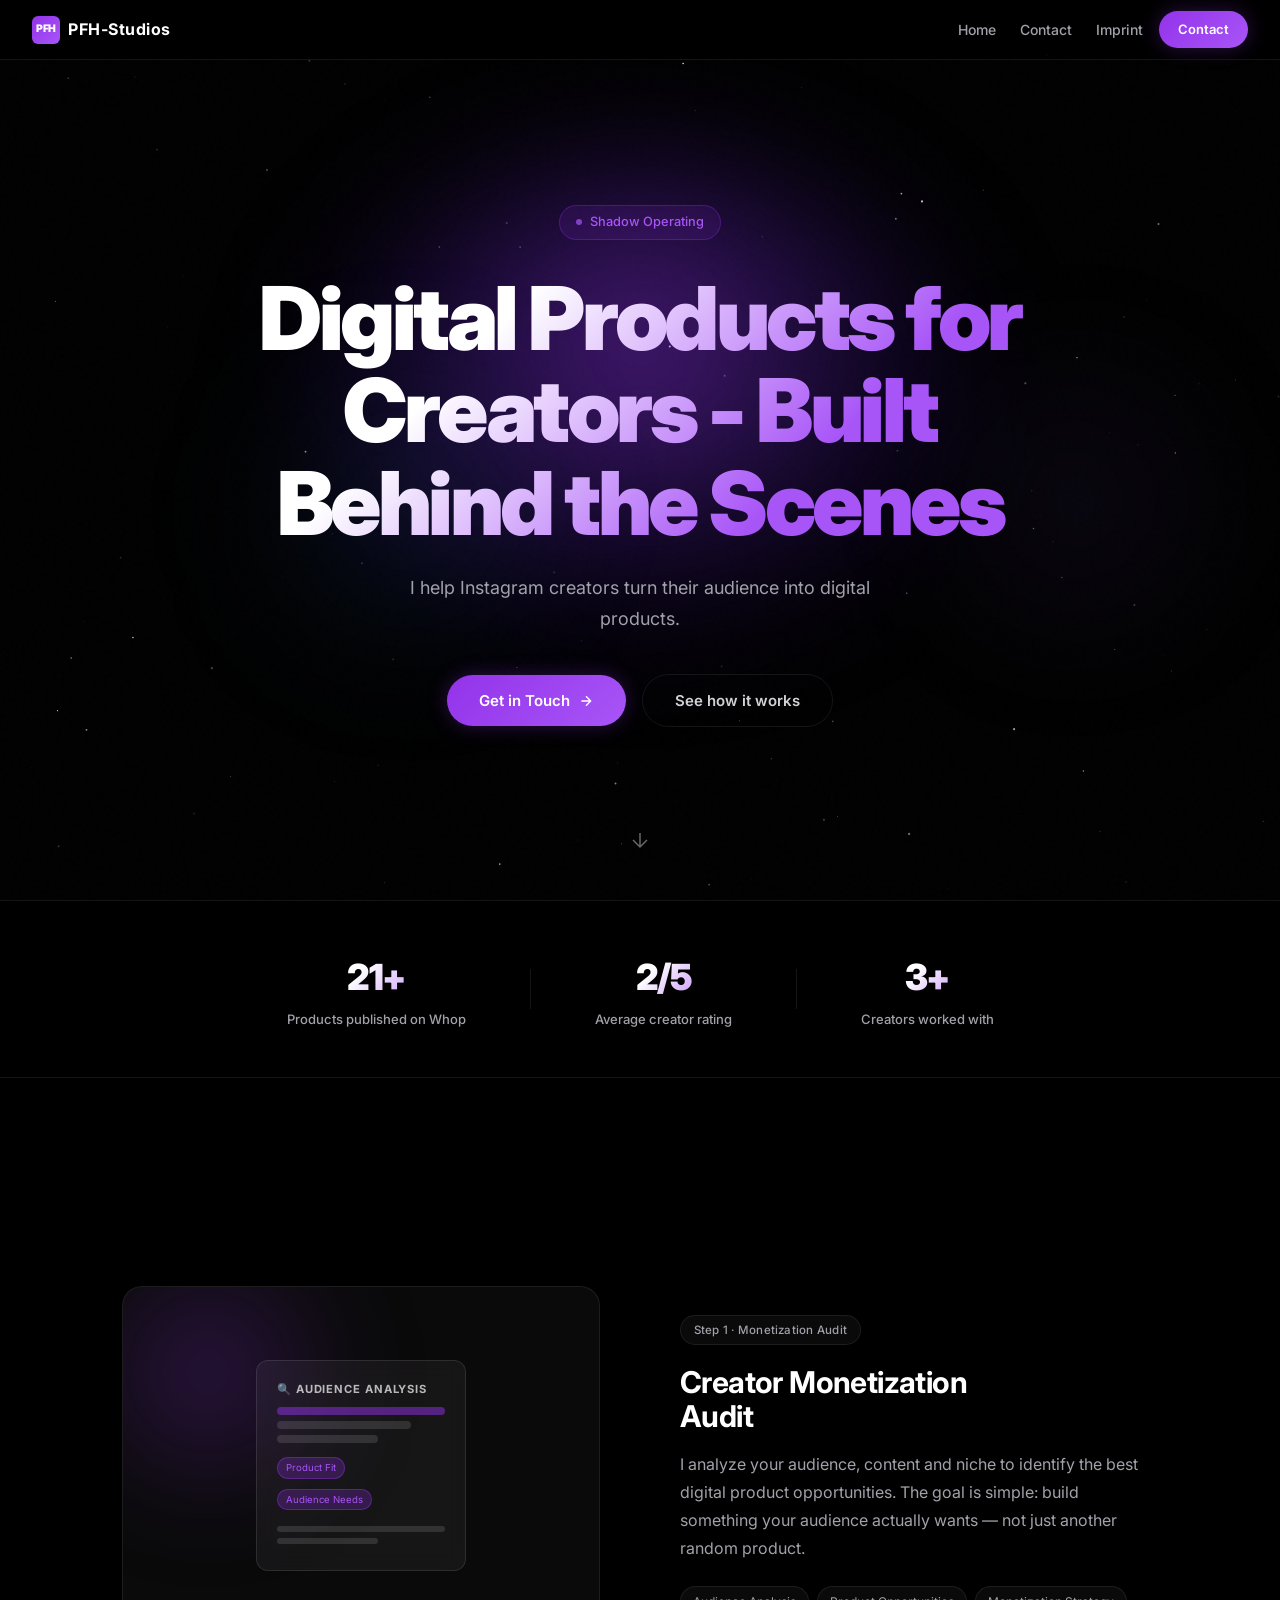
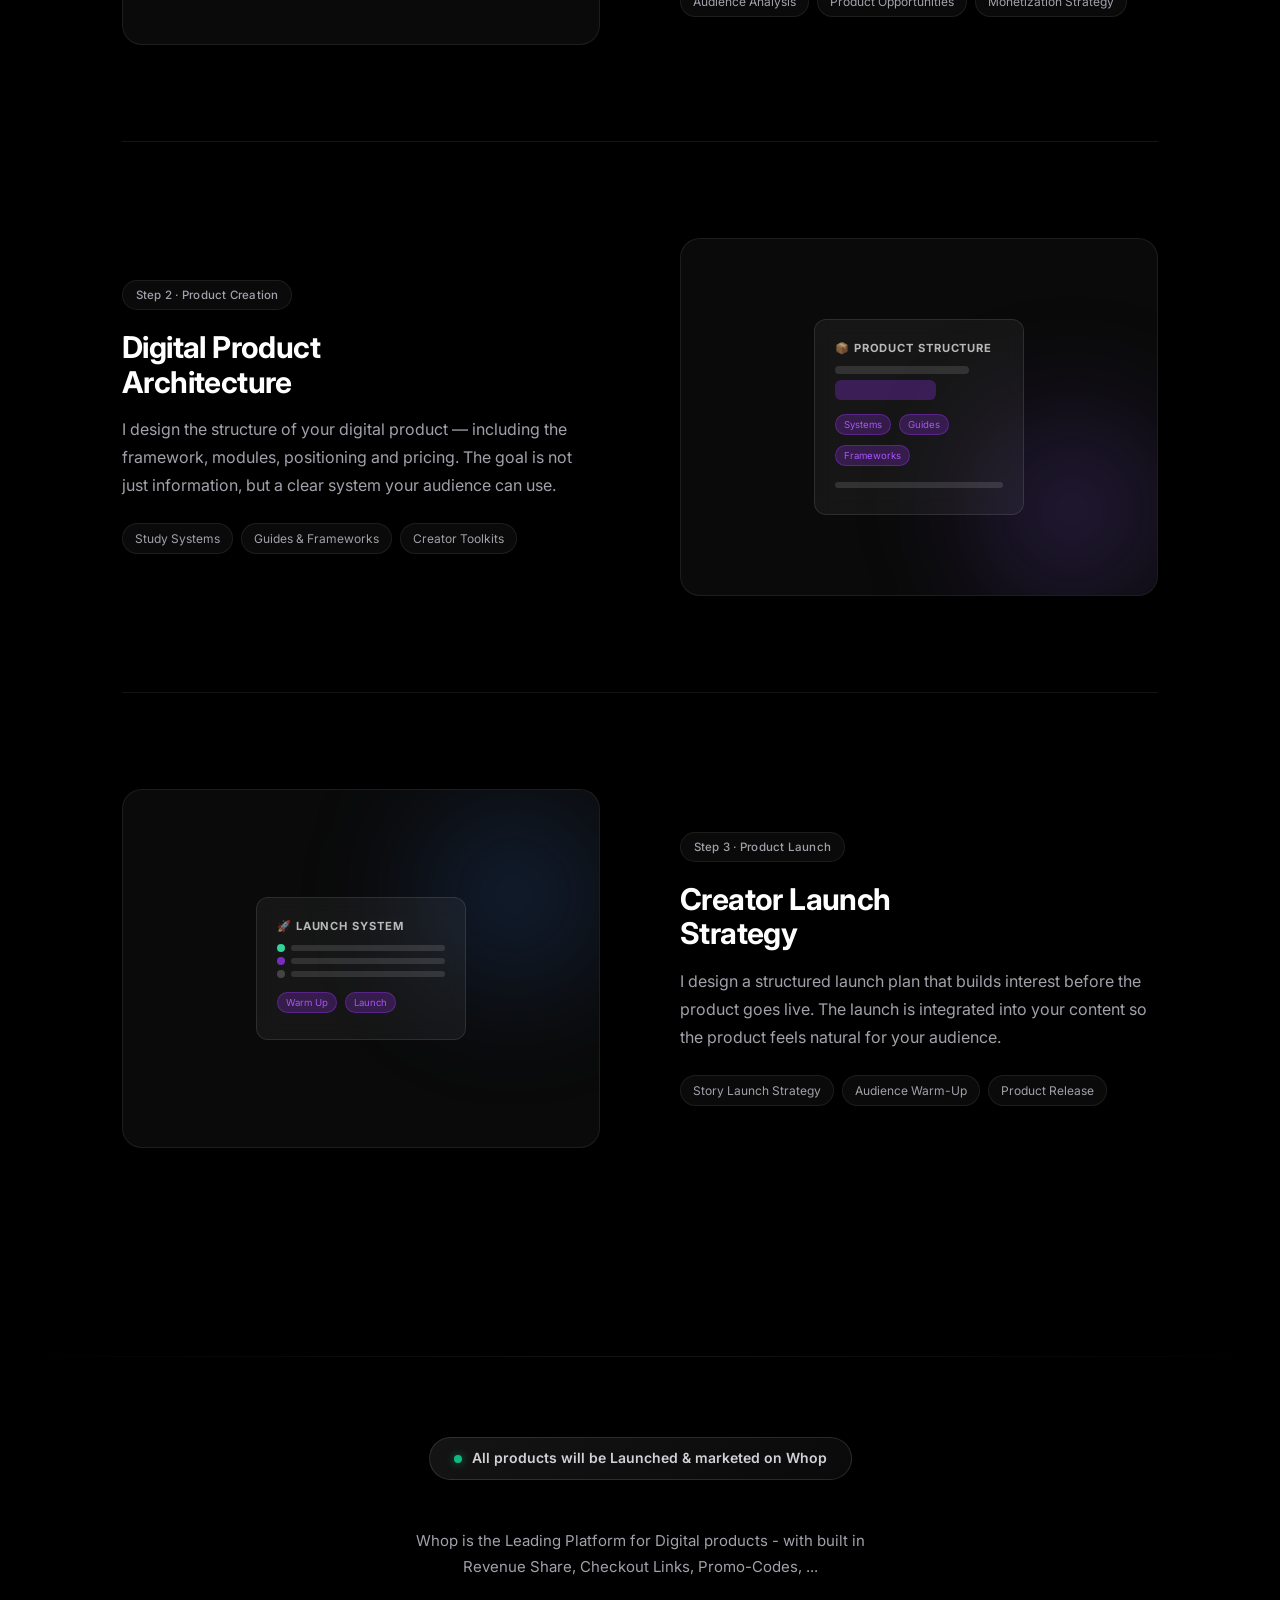
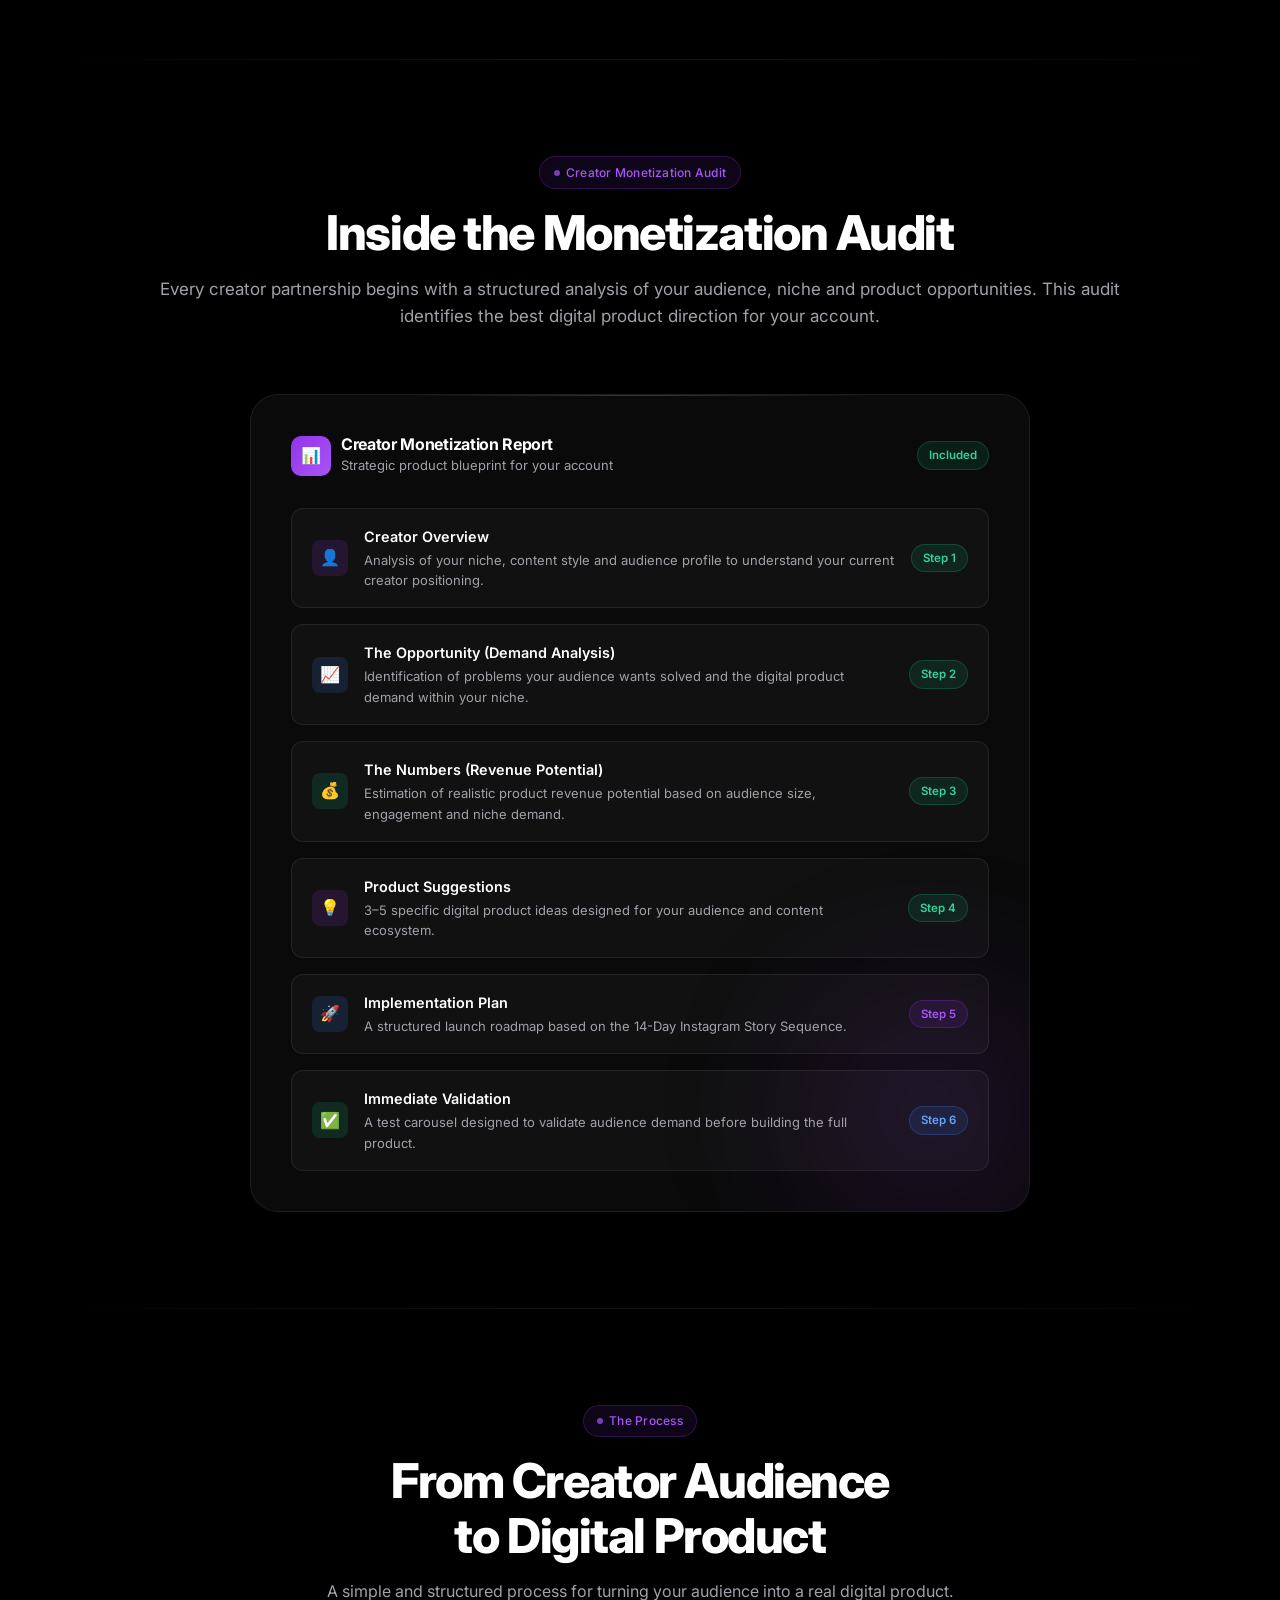
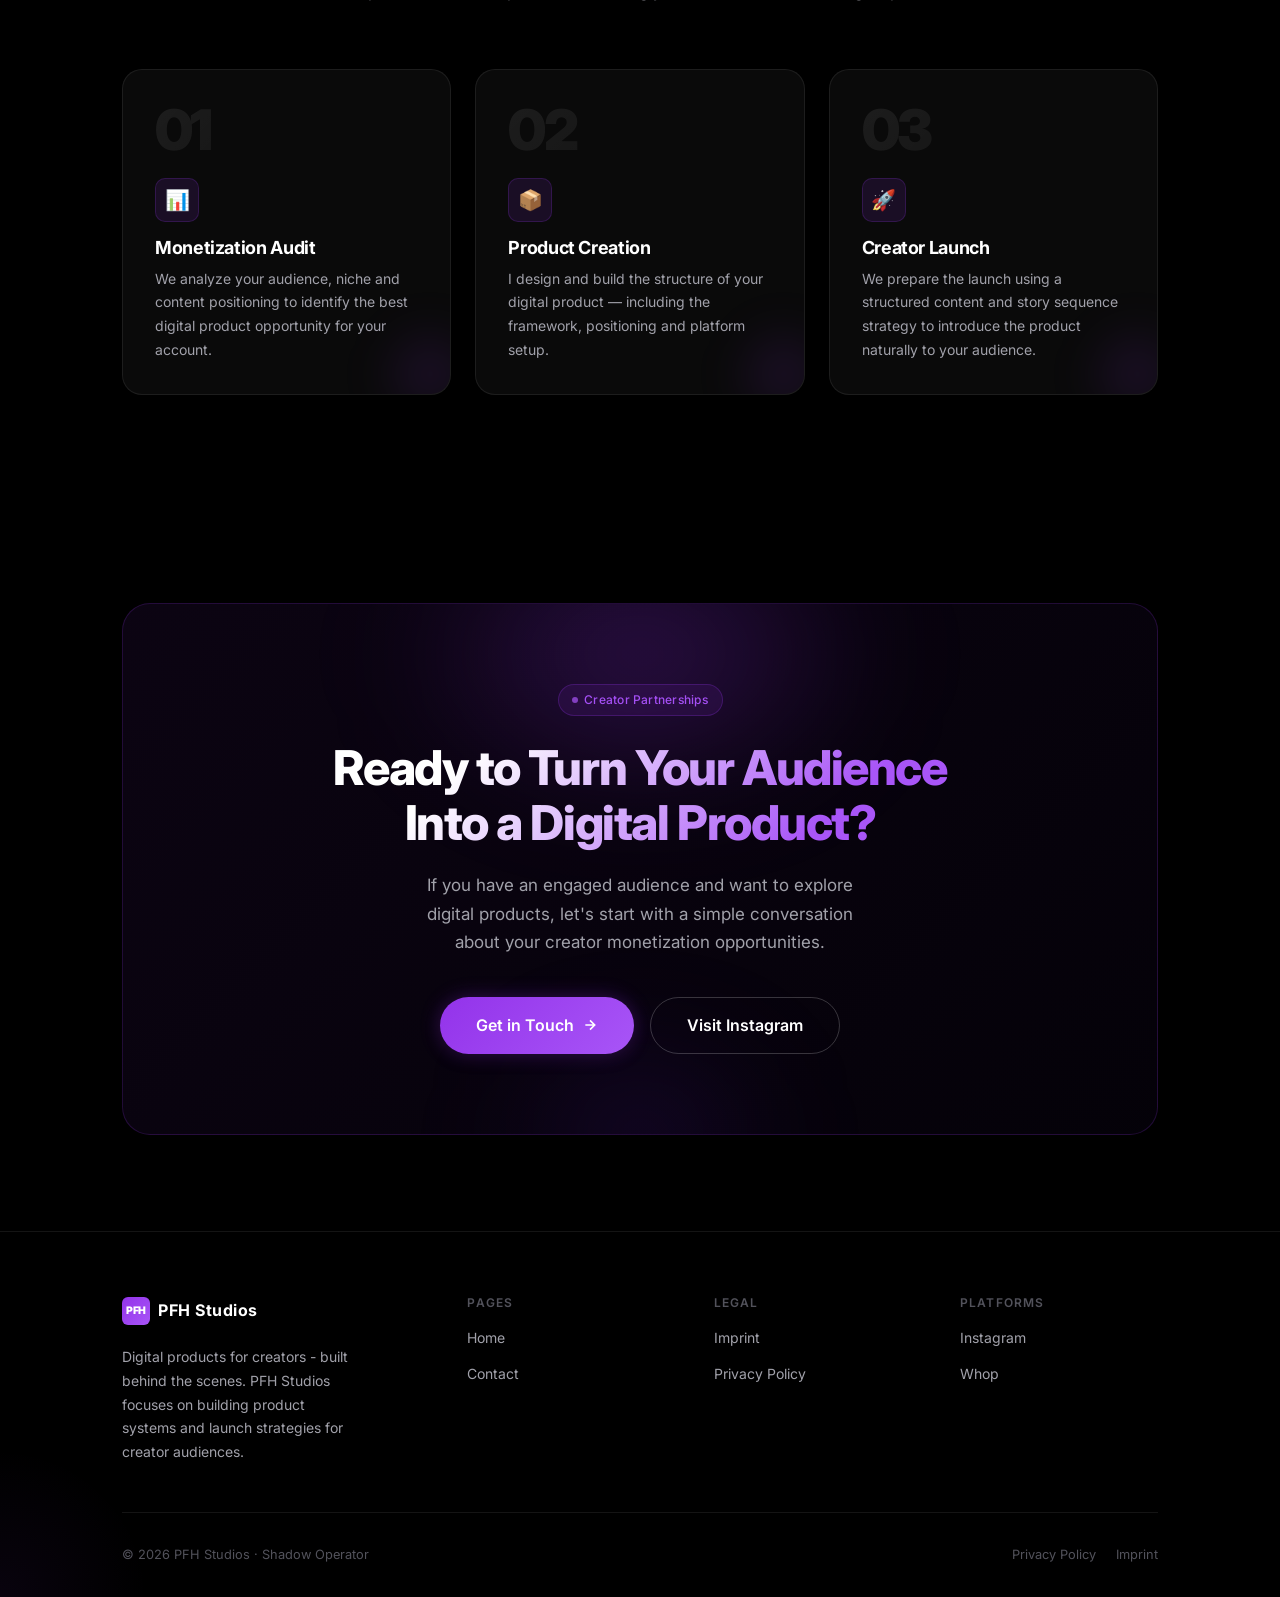
<file: index.html>
<!DOCTYPE html>
<html lang="de">

<head>
    <meta charset="UTF-8" />
    <meta name="viewport" content="width=device-width, initial-scale=1.0" />
    <title>PFH Studios — Shadow Operating for Creators</title>
    <meta name="description"
        content="Shadow Operating for Instagram Creators. Custom monetization audits, digital product architecture and launch strategy — built specifically for your audience on Whop." />
    <meta name="robots" content="index, follow" />
    <meta property="og:title" content="PFH Studios — Shadow Operating for Creators" />
    <meta property="og:description"
        content="I build, launch, and market digital products for Instagram Creators — behind the scenes, fully done-for-you." />
    <meta property="og:type" content="website" />
    <link rel="stylesheet" href="styles.css" />
    <style>
        /* ===== HERO ===== */
        .hero {
            min-height: 100vh;
            display: flex;
            flex-direction: column;
            align-items: center;
            justify-content: center;
            text-align: center;
            padding: 7rem 2rem 5rem;
            position: relative;
            overflow: hidden;
            z-index: 2;
        }

        .hero-nebula {
            position: absolute;
            top: 50%;
            left: 50%;
            transform: translate(-50%, -60%);
            width: 700px;
            height: 500px;
            border-radius: 50%;
            background: radial-gradient(ellipse at 50% 40%,
                    rgba(147, 51, 234, 0.55) 0%,
                    rgba(109, 40, 217, 0.3) 30%,
                    rgba(67, 20, 180, 0.1) 60%,
                    transparent 75%);
            filter: blur(60px);
            animation: nebula-breathe 6s ease-in-out infinite;
        }

        .hero-nebula-secondary {
            position: absolute;
            top: 40%;
            left: 20%;
            width: 300px;
            height: 300px;
            background: radial-gradient(circle, rgba(59, 130, 246, 0.18) 0%, transparent 70%);
            filter: blur(80px);
            animation: nebula-drift 8s ease-in-out infinite alternate;
        }

        .hero-nebula-right {
            position: absolute;
            top: 40%;
            right: 5%;
            width: 280px;
            height: 280px;
            background: radial-gradient(circle, rgba(139, 92, 246, 0.15) 0%, transparent 70%);
            filter: blur(80px);
            animation: nebula-drift 10s ease-in-out infinite alternate-reverse;
        }

        @keyframes nebula-breathe {

            0%,
            100% {
                transform: translate(-50%, -60%) scale(1);
                opacity: 1;
            }

            50% {
                transform: translate(-50%, -60%) scale(1.08);
                opacity: 0.85;
            }
        }

        @keyframes nebula-drift {
            from {
                transform: translateY(0) scale(1);
            }

            to {
                transform: translateY(-20px) scale(1.05);
            }
        }

        .hero-badge {
            display: inline-flex;
            align-items: center;
            gap: 8px;
            padding: 0.4rem 1rem;
            background: rgba(147, 51, 234, 0.12);
            border: 1px solid rgba(147, 51, 234, 0.3);
            border-radius: 50px;
            font-size: 0.8rem;
            font-weight: 500;
            color: var(--purple-light);
            margin-bottom: 2rem;
            position: relative;
            z-index: 2;
            animation: fade-in-down 0.8s ease forwards;
        }

        @keyframes fade-in-down {
            from {
                opacity: 0;
                transform: translateY(-10px);
            }

            to {
                opacity: 1;
                transform: translateY(0);
            }
        }

        .hero h1 {
            font-size: clamp(2.8rem, 7vw, 5.5rem);
            font-weight: 900;
            line-height: 1.05;
            letter-spacing: -0.04em;
            max-width: 850px;
            position: relative;
            z-index: 2;
            animation: fade-in-up 0.9s ease 0.1s both;
        }

        .hero-subtitle {
            color: var(--gray-400);
            font-size: clamp(0.9375rem, 2vw, 1.125rem);
            line-height: 1.7;
            max-width: 500px;
            margin: 1.5rem auto 2.5rem;
            position: relative;
            z-index: 2;
            animation: fade-in-up 0.9s ease 0.25s both;
        }

        .hero-cta {
            display: flex;
            gap: 1rem;
            justify-content: center;
            align-items: center;
            flex-wrap: wrap;
            position: relative;
            z-index: 2;
            animation: fade-in-up 0.9s ease 0.4s both;
        }

        .hero-btn {
            padding: 0.85rem 2rem;
            font-size: 0.9375rem;
        }

        .hero-scroll {
            position: absolute;
            bottom: 2.5rem;
            left: 50%;
            transform: translateX(-50%);
            z-index: 2;
            animation: scroll-bounce 2s ease-in-out infinite;
        }

        .hero-scroll svg {
            opacity: 0.4;
        }

        @keyframes fade-in-up {
            from {
                opacity: 0;
                transform: translateY(25px);
            }

            to {
                opacity: 1;
                transform: translateY(0);
            }
        }

        @keyframes scroll-bounce {

            0%,
            100% {
                transform: translateX(-50%) translateY(0);
            }

            50% {
                transform: translateX(-50%) translateY(8px);
            }
        }

        /* ===== TRUST BAR ===== */
        .trust-bar {
            position: relative;
            z-index: 2;
            padding: 3rem 0;
            border-top: 1px solid var(--border);
            border-bottom: 1px solid var(--border);
        }

        .trust-bar-inner {
            display: flex;
            align-items: center;
            justify-content: center;
            gap: 4rem;
            flex-wrap: wrap;
        }

        .trust-item {
            text-align: center;
        }

        .trust-item .number {
            font-size: 2.25rem;
            font-weight: 900;
            letter-spacing: -0.04em;
            background: linear-gradient(135deg, #fff 40%, var(--purple-light) 100%);
            -webkit-background-clip: text;
            -webkit-text-fill-color: transparent;
            background-clip: text;
        }

        .trust-item p {
            color: var(--gray-400);
            font-size: 0.8125rem;
            font-weight: 500;
            margin-top: 2px;
        }

        .trust-divider {
            width: 1px;
            height: 40px;
            background: var(--border);
        }

        /* ===== SERVICES ===== */
        .services {
            position: relative;
            z-index: 2;
        }

        .service-block {
            display: grid;
            grid-template-columns: 1fr 1fr;
            gap: 5rem;
            align-items: center;
            padding: 6rem 0;
            border-bottom: 1px solid var(--border);
        }

        .service-block:last-child {
            border-bottom: none;
        }

        .service-block.reverse {
            direction: rtl;
        }

        .service-block.reverse>* {
            direction: ltr;
        }

        .service-visual {
            position: relative;
            border-radius: var(--radius-lg);
            overflow: hidden;
            aspect-ratio: 4/3;
            background: var(--surface);
            border: 1px solid var(--border);
        }

        .service-visual-inner {
            width: 100%;
            height: 100%;
            display: flex;
            align-items: center;
            justify-content: center;
            position: relative;
            overflow: hidden;
        }

        .service-visual .vis-glow {
            position: absolute;
            width: 250px;
            height: 250px;
            border-radius: 50%;
            filter: blur(60px);
        }

        .vis-purple {
            background: radial-gradient(circle, rgba(147, 51, 234, 0.4) 0%, transparent 70%);
        }

        .vis-blue {
            background: radial-gradient(circle, rgba(59, 130, 246, 0.3) 0%, transparent 70%);
        }

        .vis-violet {
            background: radial-gradient(circle, rgba(139, 92, 246, 0.35) 0%, transparent 70%);
        }

        /* Audit card mockups inside visuals */
        .audit-card-mock {
            background: rgba(255, 255, 255, 0.05);
            border: 1px solid rgba(255, 255, 255, 0.1);
            border-radius: 12px;
            padding: 1.25rem;
            width: 210px;
            position: relative;
            z-index: 2;
            backdrop-filter: blur(10px);
        }

        .audit-card-mock .mock-row {
            height: 8px;
            border-radius: 4px;
            background: rgba(255, 255, 255, 0.12);
            margin-bottom: 6px;
        }

        .audit-card-mock .mock-row.short {
            width: 60%;
        }

        .audit-card-mock .mock-row.medium {
            width: 80%;
        }

        .audit-card-mock .mock-row.purple {
            background: rgba(147, 51, 234, 0.5);
        }

        .audit-card-mock .mock-title {
            font-size: 0.7rem;
            font-weight: 700;
            color: rgba(255, 255, 255, 0.7);
            margin-bottom: 8px;
            text-transform: uppercase;
            letter-spacing: 0.08em;
        }

        .audit-card-mock .mock-chip {
            display: inline-block;
            padding: 2px 8px;
            background: rgba(147, 51, 234, 0.25);
            border: 1px solid rgba(147, 51, 234, 0.4);
            border-radius: 20px;
            font-size: 0.6rem;
            color: var(--purple-light);
            margin-right: 4px;
            margin-bottom: 6px;
        }

        .service-content {}

        .service-label {
            display: inline-flex;
            align-items: center;
            gap: 6px;
            padding: 0.3rem 0.8rem;
            background: var(--surface);
            border: 1px solid var(--border);
            border-radius: 50px;
            font-size: 0.72rem;
            font-weight: 500;
            color: var(--gray-400);
            letter-spacing: 0.02em;
            margin-bottom: 1.25rem;
        }

        .service-tags {
            display: flex;
            flex-wrap: wrap;
            gap: 8px;
            margin-top: 1.5rem;
        }

        .service-tag {
            padding: 0.3rem 0.75rem;
            background: var(--surface);
            border: 1px solid var(--border);
            border-radius: 50px;
            font-size: 0.75rem;
            color: var(--gray-400);
        }

        .service-content p {
            color: var(--gray-400);
            font-size: 1rem;
            line-height: 1.75;
            margin-top: 1rem;
        }

        /* ===== WHOP BADGE ===== */
        .whop-section {
            position: relative;
            z-index: 2;
            padding: 5rem 0;
            text-align: center;
        }

        .whop-badge {
            display: inline-flex;
            align-items: center;
            gap: 10px;
            padding: 0.6rem 1.5rem;
            background: linear-gradient(135deg, rgba(255, 255, 255, 0.08), rgba(255, 255, 255, 0.04));
            border: 1px solid rgba(255, 255, 255, 0.12);
            border-radius: 50px;
            font-size: 0.875rem;
            font-weight: 600;
            color: var(--gray-300);
            margin-bottom: 3rem;
        }

        .whop-badge .whop-dot {
            width: 8px;
            height: 8px;
            border-radius: 50%;
            background: #10b981;
            box-shadow: 0 0 8px rgba(16, 185, 129, 0.6);
            animation: pulse-dot 2s infinite;
        }

        /* ===== AUDIT SHOWCASE ===== */
        .audit-section {
            position: relative;
            z-index: 2;
            padding: 6rem 0;
        }

        .audit-header {
            text-align: center;
            margin-bottom: 4rem;
        }

        .audit-header p {
            color: var(--gray-400);
            margin-top: 1rem;
            font-size: 1.0625rem;
        }

        .audit-showcase {
            background: var(--surface);
            border: 1px solid var(--border);
            border-radius: var(--radius-xl);
            padding: 2.5rem;
            position: relative;
            overflow: hidden;
            max-width: 780px;
            margin: 0 auto;
        }

        .audit-showcase::before {
            content: '';
            position: absolute;
            top: 0;
            left: 50%;
            transform: translateX(-50%);
            width: 60%;
            height: 1px;
            background: linear-gradient(90deg, transparent, var(--purple-glow-strong), transparent);
        }

        .audit-showcase-glow {
            position: absolute;
            bottom: -100px;
            right: -100px;
            width: 400px;
            height: 400px;
            border-radius: 50%;
            background: radial-gradient(circle, rgba(147, 51, 234, 0.15) 0%, transparent 70%);
            filter: blur(60px);
        }

        .audit-meta {
            display: flex;
            align-items: center;
            justify-content: space-between;
            margin-bottom: 2rem;
            flex-wrap: wrap;
            gap: 1rem;
        }

        .audit-meta-left {
            display: flex;
            align-items: center;
            gap: 10px;
        }

        .audit-icon {
            width: 40px;
            height: 40px;
            background: linear-gradient(135deg, var(--purple), var(--purple-light));
            border-radius: 10px;
            display: flex;
            align-items: center;
            justify-content: center;
            font-size: 1rem;
        }

        .audit-meta-text h4 {
            font-size: 1rem;
            font-weight: 700;
        }

        .audit-meta-text p {
            font-size: 0.8125rem;
            color: var(--gray-400);
            margin-top: 1px;
        }

        .audit-items {
            display: flex;
            flex-direction: column;
            gap: 1rem;
            position: relative;
            z-index: 1;
        }

        .audit-item {
            display: grid;
            grid-template-columns: auto 1fr auto;
            align-items: center;
            gap: 1rem;
            padding: 1rem 1.25rem;
            background: rgba(255, 255, 255, 0.03);
            border: 1px solid var(--border);
            border-radius: var(--radius-md);
            transition: var(--transition);
        }

        .audit-item:hover {
            border-color: var(--border-hover);
            background: rgba(147, 51, 234, 0.05);
        }

        .audit-item-icon {
            width: 36px;
            height: 36px;
            border-radius: 8px;
            display: flex;
            align-items: center;
            justify-content: center;
            font-size: 1rem;
            flex-shrink: 0;
        }

        .audit-item-icon.purple {
            background: rgba(147, 51, 234, 0.15);
        }

        .audit-item-icon.blue {
            background: rgba(59, 130, 246, 0.15);
        }

        .audit-item-icon.green {
            background: rgba(16, 185, 129, 0.15);
        }

        .audit-item-text h5 {
            font-size: 0.9rem;
            font-weight: 600;
        }

        .audit-item-text p {
            font-size: 0.8125rem;
            color: var(--gray-400);
            margin-top: 2px;
        }

        .audit-item-status {
            padding: 0.25rem 0.7rem;
            border-radius: 20px;
            font-size: 0.72rem;
            font-weight: 600;
            white-space: nowrap;
        }

        .status-included {
            background: rgba(16, 185, 129, 0.12);
            color: #34d399;
            border: 1px solid rgba(16, 185, 129, 0.25);
        }

        .status-launch {
            background: rgba(147, 51, 234, 0.12);
            color: var(--purple-light);
            border: 1px solid rgba(147, 51, 234, 0.25);
        }

        .status-strategy {
            background: rgba(59, 130, 246, 0.12);
            color: #60a5fa;
            border: 1px solid rgba(59, 130, 246, 0.25);
        }

        /* ===== HOW IT WORKS ===== */
        .process-section {
            position: relative;
            z-index: 2;
            padding: 6rem 0;
        }

        .process-header {
            text-align: center;
            margin-bottom: 4rem;
        }

        .process-header p {
            color: var(--gray-400);
            margin-top: 1rem;
        }

        .process-steps {
            display: grid;
            grid-template-columns: repeat(3, 1fr);
            gap: 1.5rem;
            position: relative;
        }

        .process-step {
            background: var(--surface);
            border: 1px solid var(--border);
            border-radius: var(--radius-lg);
            padding: 2rem;
            position: relative;
            overflow: hidden;
            transition: var(--transition);
        }

        .process-step:hover {
            border-color: var(--border-hover);
            transform: translateY(-3px);
        }

        .step-number {
            font-size: 3.5rem;
            font-weight: 900;
            line-height: 1;
            letter-spacing: -0.05em;
            background: linear-gradient(135deg, rgba(255, 255, 255, 0.08) 0%, rgba(255, 255, 255, 0.02) 100%);
            -webkit-background-clip: text;
            -webkit-text-fill-color: transparent;
            background-clip: text;
            margin-bottom: 1.25rem;
        }

        .step-icon {
            width: 44px;
            height: 44px;
            background: rgba(147, 51, 234, 0.12);
            border: 1px solid rgba(147, 51, 234, 0.2);
            border-radius: 10px;
            display: flex;
            align-items: center;
            justify-content: center;
            font-size: 1.25rem;
            margin-bottom: 1rem;
        }

        .process-step h3 {
            font-size: 1.125rem;
            font-weight: 700;
            margin-bottom: 0.5rem;
        }

        .process-step p {
            color: var(--gray-400);
            font-size: 0.875rem;
            line-height: 1.7;
        }

        .step-glow {
            position: absolute;
            bottom: -40px;
            right: -40px;
            width: 120px;
            height: 120px;
            border-radius: 50%;
            background: radial-gradient(circle, rgba(147, 51, 234, 0.15) 0%, transparent 70%);
            filter: blur(20px);
        }

        /* ===== FINAL CTA ===== */
        .cta-section {
            position: relative;
            z-index: 2;
            padding: 7rem 0 6rem;
            text-align: center;
        }

        .cta-card {
            background: linear-gradient(135deg, rgba(147, 51, 234, 0.08) 0%, rgba(109, 40, 217, 0.04) 100%);
            border: 1px solid rgba(147, 51, 234, 0.2);
            border-radius: 28px;
            padding: 5rem 3rem;
            position: relative;
            overflow: hidden;
        }

        .cta-card-glow-top {
            position: absolute;
            top: -100px;
            left: 50%;
            transform: translateX(-50%);
            width: 500px;
            height: 300px;
            border-radius: 50%;
            background: radial-gradient(ellipse, rgba(147, 51, 234, 0.3) 0%, transparent 70%);
            filter: blur(60px);
        }

        .cta-card-glow-bottom {
            position: absolute;
            bottom: -100px;
            left: 50%;
            transform: translateX(-50%);
            width: 300px;
            height: 200px;
            border-radius: 50%;
            background: radial-gradient(ellipse, rgba(109, 40, 217, 0.2) 0%, transparent 70%);
            filter: blur(60px);
        }

        .cta-card h2 {
            position: relative;
            z-index: 1;
        }

        .cta-card p {
            color: var(--gray-400);
            font-size: 1.0625rem;
            max-width: 460px;
            margin: 1.25rem auto 2.5rem;
            line-height: 1.7;
            position: relative;
            z-index: 1;
        }

        .cta-buttons {
            display: flex;
            gap: 1rem;
            justify-content: center;
            flex-wrap: wrap;
            position: relative;
            z-index: 1;
        }

        /* ===== RESPONSIVE ===== */
        @media (max-width: 900px) {
            .service-block {
                grid-template-columns: 1fr;
                gap: 2.5rem;
            }

            .service-block.reverse {
                direction: ltr;
            }

            .process-steps {
                grid-template-columns: 1fr 1fr;
            }

            .trust-divider {
                display: none;
            }
        }

        @media (max-width: 600px) {
            .process-steps {
                grid-template-columns: 1fr;
            }

            .trust-bar-inner {
                gap: 2rem;
            }

            .cta-card {
                padding: 3rem 1.5rem;
            }

            .audit-showcase {
                padding: 1.5rem;
            }
        }
    </style>
</head>

<body>

    <!-- Star Field -->
    <canvas id="starCanvas"></canvas>

    <!-- Navigation -->
    <nav id="mainNav">
        <a href="index.html" class="nav-logo">
            <div class="nav-logo-mark">PFH</div>
            PFH-Studios
        </a>
        <div class="nav-right">
            <ul class="nav-links">
                <li><a href="index.html">Home</a></li>
                <li><a href="contact.html">Contact</a></li>
                <li><a href="imprint.html">Imprint</a></li>
            </ul>
            <a href="contact.html" class="btn btn-primary"
                style="padding: 0.5rem 1.2rem; font-size: 0.8125rem;">Contact</a>
            <button id="hamburger" aria-label="Menu öffnen" aria-expanded="false"
                style="display:none;background:none;border:none;cursor:pointer;padding:4px;">
                <svg width="22" height="22" fill="none" stroke="white" stroke-width="2" viewBox="0 0 24 24">
                    <line x1="3" y1="6" x2="21" y2="6" />
                    <line x1="3" y1="12" x2="21" y2="12" />
                    <line x1="3" y1="18" x2="21" y2="18" />
                </svg>
            </button>
        </div>
    </nav>

    <!-- Mobile Menu -->
    <div id="mobileMenu"
        style="display:none;position:fixed;top:60px;left:0;right:0;background:rgba(0,0,0,0.97);border-bottom:1px solid rgba(255,255,255,0.08);z-index:99;flex-direction:column;padding:1.5rem 2rem;gap:1rem;">
        <a href="index.html" style="color:#fff;text-decoration:none;font-size:1rem;font-weight:500;">Home</a>
        <a href="contact.html" style="color:#a1a1aa;text-decoration:none;font-size:1rem;">Contact</a>
        <a href="imprint.html" style="color:#a1a1aa;text-decoration:none;font-size:1rem;">Imprint</a>
        <a href="privacy.html" style="color:#a1a1aa;text-decoration:none;font-size:1rem;">Privacy Policy</a>
    </div>

    <!-- ===== HERO SECTION ===== -->
    <section class="hero">
        <div class="hero-nebula"></div>
        <div class="hero-nebula-secondary"></div>
        <div class="hero-nebula-right"></div>

        <div class="hero-badge">
            <span class="pill-dot" style="background: #a855f7;"></span>
            Shadow Operating
        </div>

        <h1 class="gradient-text">Digital Products for Creators - Built Behind the Scenes</h1>

        <p class="hero-subtitle">
            I help Instagram creators turn their audience into digital products.
        </p>

        <div class="hero-cta">
            <a href="contact.html" class="btn btn-primary hero-btn">
                Get in Touch
                <svg width="16" height="16" fill="none" stroke="currentColor" stroke-width="2" viewBox="0 0 24 24">
                    <path d="M5 12h14M12 5l7 7-7 7" />
                </svg>
            </a>
            <a href="#services" class="btn btn-ghost hero-btn">See how it works</a>
        </div>

        <div class="hero-scroll">
            <svg width="24" height="24" fill="none" stroke="white" stroke-width="1.5" viewBox="0 0 24 24">
                <path d="M12 5v14M5 12l7 7 7-7" />
            </svg>
        </div>
    </section>

    <!-- ===== TRUST BAR ===== -->
    <section class="trust-bar">
        <div class="container">
            <div class="trust-bar-inner">

                <div class="trust-item fade-up">
                    <div class="number">
                        <span class="counter" data-target="30" data-suffix="+">0+</span>
                    </div>
                    <p>Products published on Whop</p>
                </div>

                <div class="trust-divider"></div>

                <div class="trust-item fade-up" data-delay="100">
                    <div class="number">
                        <span class="counter" data-target="4.8" data-suffix="/5">0</span>
                    </div>
                    <p>Average creator rating</p>
                </div>

                <div class="trust-divider"></div>

                <div class="trust-item fade-up" data-delay="200">
                    <div class="number">
                        <span class="counter" data-target="5" data-suffix="+">0+</span>
                    </div>
                    <p>Creators worked with</p>
                </div>

            </div>
        </div>
    </section>

    <!-- ===== SERVICES ===== -->
    <section class="services section-padding" id="services">
        <div class="container">

            <!-- Service 1 -->
            <div class="service-block fade-up">
                <div class="service-visual">
                    <div class="service-visual-inner">
                        <div class="vis-glow vis-purple" style="top:-40px;left:-40px;"></div>
                        <div class="audit-card-mock">
                            <div class="mock-title">🔍 Audience Analysis</div>
                            <div class="mock-row purple"></div>
                            <div class="mock-row medium"></div>
                            <div class="mock-row short"></div>
                            <div style="margin-top:10px;">
                                <span class="mock-chip">Product Fit</span>
                                <span class="mock-chip">Audience Needs</span>
                            </div>
                            <div class="mock-row" style="height:6px;margin-top:10px;"></div>
                            <div class="mock-row short" style="height:6px;"></div>
                        </div>
                    </div>
                </div>
                <div class="service-content">
                    <div class="service-label">Step 1 · Monetization Audit</div>
                    <h2 class="heading-md">Creator Monetization<br>Audit</h2>
                    <p>
                        I analyze your audience, content and niche to identify the best digital product opportunities.
                        The goal is simple: build something your audience actually wants — not just another random
                        product.
                    </p>
                    <div class="service-tags">
                        <span class="service-tag">Audience Analysis</span>
                        <span class="service-tag">Product Opportunities</span>
                        <span class="service-tag">Monetization Strategy</span>
                    </div>
                </div>
            </div>

            <!-- Service 2 -->
            <div class="service-block reverse fade-up" data-delay="100">
                <div class="service-visual">
                    <div class="service-visual-inner">
                        <div class="vis-glow vis-violet" style="bottom:-40px;right:-40px;"></div>
                        <div class="audit-card-mock">
                            <div class="mock-title">📦 Product Structure</div>
                            <div class="mock-row medium"></div>
                            <div class="mock-row short"
                                style="height:20px;border-radius:6px;background:rgba(147,51,234,0.3);"></div>
                            <div style="margin-top:10px;">
                                <span class="mock-chip">Systems</span>
                                <span class="mock-chip">Guides</span>
                                <span class="mock-chip">Frameworks</span>
                            </div>
                            <div class="mock-row" style="height:6px;margin-top:10px;"></div>
                        </div>
                    </div>
                </div>
                <div class="service-content">
                    <div class="service-label">Step 2 · Product Creation</div>
                    <h2 class="heading-md">Digital Product<br>Architecture</h2>
                    <p>
                        I design the structure of your digital product — including the framework, modules,
                        positioning and pricing. The goal is not just information, but a clear system your audience can
                        use.
                    </p>
                    <div class="service-tags">
                        <span class="service-tag">Study Systems</span>
                        <span class="service-tag">Guides & Frameworks</span>
                        <span class="service-tag">Creator Toolkits</span>
                    </div>
                </div>
            </div>

            <!-- Service 3 -->
            <div class="service-block fade-up" data-delay="200">
                <div class="service-visual">
                    <div class="service-visual-inner">
                        <div class="vis-glow vis-blue" style="top:-20px;right:-40px;"></div>
                        <div class="audit-card-mock">
                            <div class="mock-title">🚀 Launch System</div>
                            <div style="display:flex;flex-direction:column;gap:5px;margin-top:4px;">
                                <div style="display:flex;align-items:center;gap:6px;">
                                    <div style="width:8px;height:8px;border-radius:50%;background:#34d399;"></div>
                                    <div class="mock-row" style="height:6px;flex:1;margin:0;"></div>
                                </div>
                                <div style="display:flex;align-items:center;gap:6px;">
                                    <div
                                        style="width:8px;height:8px;border-radius:50%;background:rgba(147,51,234,0.8);">
                                    </div>
                                    <div class="mock-row medium" style="height:6px;flex:1;margin:0;"></div>
                                </div>
                                <div style="display:flex;align-items:center;gap:6px;">
                                    <div
                                        style="width:8px;height:8px;border-radius:50%;background:rgba(255,255,255,0.2);">
                                    </div>
                                    <div class="mock-row short" style="height:6px;flex:1;margin:0;"></div>
                                </div>
                            </div>
                            <div style="margin-top:10px;">
                                <span class="mock-chip">Warm Up</span>
                                <span class="mock-chip">Launch</span>
                            </div>
                        </div>
                    </div>
                </div>
                <div class="service-content">
                    <div class="service-label">Step 3 · Product Launch</div>
                    <h2 class="heading-md">Creator Launch<br>Strategy</h2>
                    <p>
                        I design a structured launch plan that builds interest before the product goes live.
                        The launch is integrated into your content so the product feels natural for your audience.
                    </p>
                    <div class="service-tags">
                        <span class="service-tag">Story Launch Strategy</span>
                        <span class="service-tag">Audience Warm-Up</span>
                        <span class="service-tag">Product Release</span>
                    </div>
                </div>
            </div>

        </div>
    </section>

    <!-- ===== WHOP BADGE ===== -->
    <div class="divider"></div>
    <section class="whop-section">
        <div class="container">
            <div class="fade-up">
                <div class="whop-badge">
                    <span class="whop-dot"></span>
                    All products will be Launched &amp; marketed on Whop
                </div>
                <p class="text-muted" style="max-width: 450px; margin: 0 auto; font-size: 0.9375rem; line-height: 1.7;">
                    Whop is the Leading Platform for Digital products - with built in Revenue Share, Checkout Links,
                    Promo-Codes, ...
                </p>
            </div>
        </div>
    </section>

    <!-- ===== AUDIT SHOWCASE ===== -->
    <div class="divider"></div>
    <section class="audit-section">
        <div class="container">

            <div class="audit-header fade-up">
                <div class="pill pill-purple" style="margin: 0 auto 1rem;">
                    <span class="pill-dot"></span>
                    Creator Monetization Audit
                </div>

                <h2 class="heading-lg">Inside the Monetization Audit</h2>

                <p>
                    Every creator partnership begins with a structured analysis of your audience,
                    niche and product opportunities. This audit identifies the best digital product
                    direction for your account.
                </p>
            </div>


            <div class="audit-showcase fade-up" data-delay="150">
                <div class="audit-showcase-glow"></div>

                <div class="audit-meta">
                    <div class="audit-meta-left">
                        <div class="audit-icon">📊</div>
                        <div class="audit-meta-text">
                            <h4>Creator Monetization Report</h4>
                            <p>Strategic product blueprint for your account</p>
                        </div>
                    </div>

                    <span class="audit-item-status status-included">Included</span>
                </div>


                <div class="audit-items">

                    <!-- 1 -->
                    <div class="audit-item">
                        <div class="audit-item-icon purple">👤</div>

                        <div class="audit-item-text">
                            <h5>Creator Overview</h5>
                            <p>
                                Analysis of your niche, content style and audience profile
                                to understand your current creator positioning.
                            </p>
                        </div>

                        <span class="audit-item-status status-included">Step 1</span>
                    </div>


                    <!-- 2 -->
                    <div class="audit-item">
                        <div class="audit-item-icon blue">📈</div>

                        <div class="audit-item-text">
                            <h5>The Opportunity (Demand Analysis)</h5>
                            <p>
                                Identification of problems your audience wants solved
                                and the digital product demand within your niche.
                            </p>
                        </div>

                        <span class="audit-item-status status-included">Step 2</span>
                    </div>


                    <!-- 3 -->
                    <div class="audit-item">
                        <div class="audit-item-icon green">💰</div>

                        <div class="audit-item-text">
                            <h5>The Numbers (Revenue Potential)</h5>
                            <p>
                                Estimation of realistic product revenue potential
                                based on audience size, engagement and niche demand.
                            </p>
                        </div>

                        <span class="audit-item-status status-included">Step 3</span>
                    </div>


                    <!-- 4 -->
                    <div class="audit-item">
                        <div class="audit-item-icon purple">💡</div>

                        <div class="audit-item-text">
                            <h5>Product Suggestions</h5>
                            <p>
                                3–5 specific digital product ideas designed for your audience
                                and content ecosystem.
                            </p>
                        </div>

                        <span class="audit-item-status status-included">Step 4</span>
                    </div>


                    <!-- 5 -->
                    <div class="audit-item">
                        <div class="audit-item-icon blue">🚀</div>

                        <div class="audit-item-text">
                            <h5>Implementation Plan</h5>
                            <p>
                                A structured launch roadmap based on the
                                14-Day Instagram Story Sequence.
                            </p>
                        </div>

                        <span class="audit-item-status status-launch">Step 5</span>
                    </div>


                    <!-- 6 -->
                    <div class="audit-item">
                        <div class="audit-item-icon green">✅</div>

                        <div class="audit-item-text">
                            <h5>Immediate Validation</h5>
                            <p>
                                A test carousel designed to validate audience demand
                                before building the full product.
                            </p>
                        </div>

                        <span class="audit-item-status status-strategy">Step 6</span>
                    </div>


                </div>
            </div>

        </div>
    </section>
    <!-- ===== HOW IT WORKS ===== -->
    <div class="divider"></div>
    <section class="process-section">
        <div class="container">
            <div class="process-header fade-up">

                <div class="pill pill-purple" style="margin: 0 auto 1rem;">
                    <span class="pill-dot"></span>
                    The Process
                </div>

                <h2 class="heading-lg">
                    From Creator Audience<br>to Digital Product
                </h2>

                <p>
                    A simple and structured process for turning your audience
                    into a real digital product.
                </p>

            </div>

            <div class="process-steps">

                <!-- STEP 1 -->
                <div class="process-step fade-up" data-delay="0">
                    <div class="step-number">01</div>
                    <div class="step-icon">📊</div>

                    <h3>Monetization Audit</h3>

                    <p>
                        We analyze your audience, niche and content positioning
                        to identify the best digital product opportunity
                        for your account.
                    </p>

                    <div class="step-glow"></div>
                </div>


                <!-- STEP 2 -->
                <div class="process-step fade-up" data-delay="100">
                    <div class="step-number">02</div>
                    <div class="step-icon">📦</div>

                    <h3>Product Creation</h3>

                    <p>
                        I design and build the structure of your digital product —
                        including the framework, positioning and platform setup.
                    </p>

                    <div class="step-glow"></div>
                </div>


                <!-- STEP 3 -->
                <div class="process-step fade-up" data-delay="200">
                    <div class="step-number">03</div>
                    <div class="step-icon">🚀</div>

                    <h3>Creator Launch</h3>

                    <p>
                        We prepare the launch using a structured content
                        and story sequence strategy to introduce the product
                        naturally to your audience.
                    </p>

                    <div class="step-glow"></div>
                </div>

            </div>
        </div>
    </section>

    <!-- ===== CTA SECTION ===== -->
    <section class="cta-section">
        <div class="container">

            <div class="cta-card fade-up">

                <div class="cta-card-glow-top"></div>
                <div class="cta-card-glow-bottom"></div>

                <div class="pill pill-purple" style="margin-bottom: 1.5rem;">
                    <span class="pill-dot"></span>
                    Creator Partnerships
                </div>

                <h2 class="heading-lg gradient-text">
                    Ready to Turn Your Audience<br>
                    Into a Digital Product?
                </h2>

                <p>
                    If you have an engaged audience and want to explore
                    digital products, let's start with a simple conversation
                    about your creator monetization opportunities.
                </p>


                <div class="cta-buttons">

                    <a href="contact.html" class="btn btn-primary" style="padding: 0.9rem 2.25rem; font-size: 1rem;">
                        Get in Touch
                        <svg width="16" height="16" fill="none" stroke="currentColor" stroke-width="2.5"
                            viewBox="0 0 24 24">
                            <path d="M5 12h14M12 5l7 7-7 7" />
                        </svg>
                    </a>


                    <a href="https://www.instagram.com/pfh_studios" target="_blank" rel="noopener"
                        class="btn btn-outline" style="padding: 0.9rem 2.25rem; font-size: 1rem;">

                        Visit Instagram
                    </a>

                </div>

            </div>

        </div>
    </section>

    <!-- ===== FOOTER ===== -->
    <footer>
        <div class="container">

            <div class="footer-grid">

                <!-- Brand -->
                <div class="footer-brand">
                    <a href="index.html" class="nav-logo" style="margin-bottom: 0.5rem; display: inline-flex;">
                        <div class="nav-logo-mark">PFH</div>
                        PFH Studios
                    </a>

                    <p>
                        Digital products for creators - built behind the scenes.
                        PFH Studios focuses on building product systems and launch
                        strategies for creator audiences.
                    </p>
                </div>


                <!-- Pages -->
                <div class="footer-col">
                    <h4>Pages</h4>
                    <ul>
                        <li><a href="index.html">Home</a></li>
                        <li><a href="contact.html">Contact</a></li>
                    </ul>
                </div>


                <!-- Legal -->
                <div class="footer-col">
                    <h4>Legal</h4>
                    <ul>
                        <li><a href="imprint.html">Imprint</a></li>
                        <li><a href="privacy.html">Privacy Policy</a></li>
                    </ul>
                </div>


                <!-- Social -->
                <div class="footer-col">
                    <h4>Platforms</h4>
                    <ul>
                        <li>
                            <a href="https://www.instagram.com/pfh_studios" target="_blank" rel="noopener">
                                Instagram
                            </a>
                        </li>

                        <li>
                            <a href="https://whop.com/@pfh-studios/" target="_blank" rel="noopener">
                                Whop
                            </a>
                        </li>
                    </ul>
                </div>

            </div>


            <div class="footer-bottom">

                <p>
                    © 2026 PFH Studios · Shadow Operator
                </p>

                <div style="display:flex;gap:1.25rem;">
                    <a href="privacy.html">Privacy Policy</a>
                    <a href="imprint.html">Imprint</a>
                </div>

            </div>

        </div>
    </footer>

    <script>
        // Mobile hamburger visibility
        function checkMobile() {
            const hamburger = document.getElementById('hamburger');
            if (hamburger) hamburger.style.display = window.innerWidth <= 768 ? 'block' : 'none';
        }
        checkMobile();
        window.addEventListener('resize', checkMobile);
    </script>
    <script src="main.js"></script>
</body>

</html>
</file>
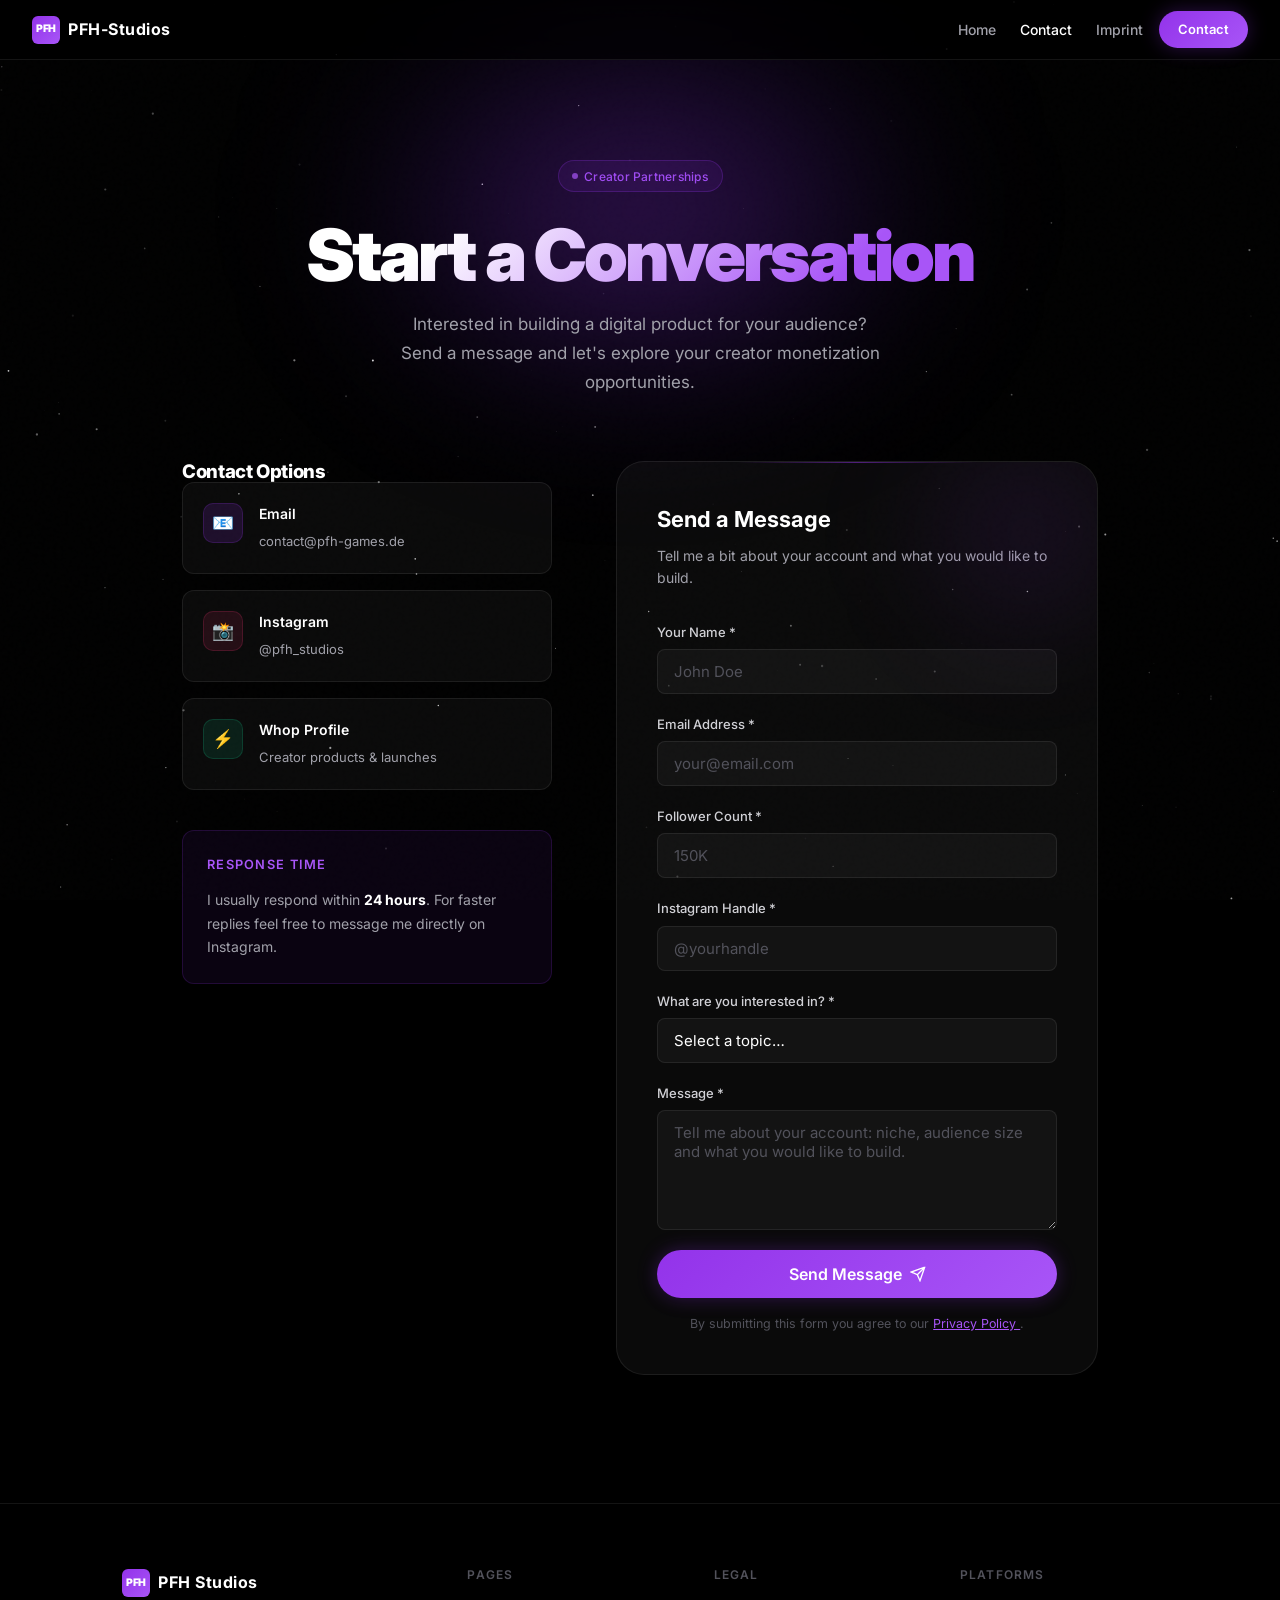
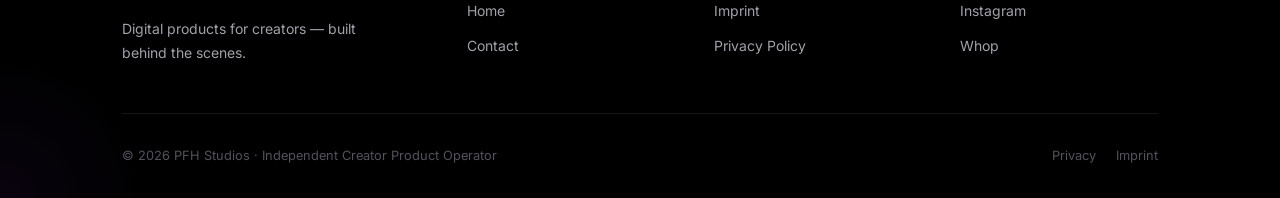
<file: contact.html>
<!DOCTYPE html>
<html lang="de">

<head>
    <meta charset="UTF-8" />
    <meta name="viewport" content="width=device-width, initial-scale=1.0" />
    <title>Contact — PFH Studios</title>
    <meta name="description"
        content="Get in Touch with PFH Studios. I help Instagram Creators with Launching their first product" />
    <link rel="stylesheet" href="styles.css" />
    <style>
        .contact-hero {
            padding: 10rem 0 4rem;
            text-align: center;
            position: relative;
            z-index: 2;
        }

        .contact-hero .hero-nebula {
            position: absolute;
            top: 50%;
            left: 50%;
            transform: translate(-50%, -55%);
            width: 600px;
            height: 400px;
            border-radius: 50%;
            background: radial-gradient(ellipse at 50% 50%, rgba(147, 51, 234, 0.4) 0%, rgba(109, 40, 217, 0.15) 50%, transparent 75%);
            filter: blur(80px);
            animation: nebula-breathe 6s ease-in-out infinite;
        }

        @keyframes nebula-breathe {

            0%,
            100% {
                transform: translate(-50%, -55%) scale(1);
                opacity: 1;
            }

            50% {
                transform: translate(-50%, -55%) scale(1.08);
                opacity: 0.85;
            }
        }

        .contact-grid {
            display: grid;
            grid-template-columns: 1fr 1.3fr;
            gap: 4rem;
            align-items: start;
            padding: 0 2rem 8rem;
            max-width: 980px;
            margin: 0 auto;
            position: relative;
            z-index: 2;
        }

        .contact-info h3 {
            font-size: 0.75rem;
            font-weight: 600;
            text-transform: uppercase;
            letter-spacing: 0.12em;
            color: var(--gray-600);
            margin-bottom: 1.75rem;
        }

        .contact-info-cards {
            display: flex;
            flex-direction: column;
            gap: 1rem;
        }

        .contact-info-card {
            display: flex;
            align-items: flex-start;
            gap: 1rem;
            padding: 1.25rem;
            background: var(--surface);
            border: 1px solid var(--border);
            border-radius: var(--radius-md);
            transition: var(--transition);
            text-decoration: none;
            color: inherit;
        }

        .contact-info-card:hover {
            border-color: var(--border-hover);
            background: var(--surface-hover);
        }

        .contact-info-card-icon {
            width: 40px;
            height: 40px;
            border-radius: 10px;
            display: flex;
            align-items: center;
            justify-content: center;
            font-size: 1.1rem;
            flex-shrink: 0;
        }

        .icon-email {
            background: rgba(147, 51, 234, 0.15);
            border: 1px solid rgba(147, 51, 234, 0.2);
        }

        .icon-ig {
            background: rgba(225, 48, 108, 0.12);
            border: 1px solid rgba(225, 48, 108, 0.2);
        }

        .icon-whop {
            background: rgba(16, 185, 129, 0.12);
            border: 1px solid rgba(16, 185, 129, 0.2);
        }

        .icon-shop {
            background: rgba(251, 191, 36, 0.12);
            border: 1px solid rgba(251, 191, 36, 0.2);
        }

        .contact-info-card-text strong {
            display: block;
            font-size: 0.875rem;
            font-weight: 600;
            margin-bottom: 2px;
        }

        .contact-info-card-text span {
            font-size: 0.8125rem;
            color: var(--gray-400);
        }

        .contact-form-wrapper {
            background: var(--surface);
            border: 1px solid var(--border);
            border-radius: var(--radius-xl);
            padding: 2.5rem;
            position: relative;
            overflow: hidden;
        }

        .contact-form-wrapper::before {
            content: '';
            position: absolute;
            top: 0;
            left: 50%;
            transform: translateX(-50%);
            width: 50%;
            height: 1px;
            background: linear-gradient(90deg, transparent, var(--purple-glow-strong), transparent);
        }

        .form-glow {
            position: absolute;
            top: -80px;
            right: -80px;
            width: 300px;
            height: 300px;
            border-radius: 50%;
            background: radial-gradient(circle, rgba(147, 51, 234, 0.12) 0%, transparent 70%);
            filter: blur(50px);
            pointer-events: none;
        }

        .form-title {
            font-size: 1.375rem;
            font-weight: 700;
            margin-bottom: 0.5rem;
        }

        .form-subtitle {
            color: var(--gray-400);
            font-size: 0.875rem;
            margin-bottom: 2rem;
        }

        .form-group {
            display: flex;
            flex-direction: column;
            gap: 0.4rem;
            margin-bottom: 1.25rem;
        }

        .form-group label {
            font-size: 0.8125rem;
            font-weight: 500;
            color: var(--gray-300);
        }

        .form-group input,
        .form-group textarea,
        .form-group select {
            background: rgba(255, 255, 255, 0.04);
            border: 1px solid var(--border);
            border-radius: var(--radius-sm);
            color: var(--white);
            font-family: var(--font);
            font-size: 0.9375rem;
            padding: 0.75rem 1rem;
            width: 100%;
            transition: var(--transition);
            outline: none;
            -webkit-appearance: none;
            appearance: none;
        }

        .form-group input::placeholder,
        .form-group textarea::placeholder {
            color: var(--gray-600);
        }

        .form-group input:focus,
        .form-group textarea:focus,
        .form-group select:focus {
            border-color: var(--border-hover);
            background: rgba(147, 51, 234, 0.04);
            box-shadow: 0 0 0 3px rgba(147, 51, 234, 0.08);
        }

        .form-group textarea {
            height: 120px;
            resize: vertical;
        }

        .form-group select option {
            background: #18181b;
            color: #fff;
        }

        .form-submit {
            width: 100%;
            padding: 0.875rem;
            font-size: 1rem;
        }

        .form-note {
            text-align: center;
            margin-top: 1rem;
            color: var(--gray-600);
            font-size: 0.78rem;
        }

        .form-success {
            display: none;
            text-align: center;
            padding: 2rem;
        }

        .form-success .success-icon {
            width: 56px;
            height: 56px;
            background: rgba(16, 185, 129, 0.12);
            border: 1px solid rgba(16, 185, 129, 0.3);
            border-radius: 50%;
            display: flex;
            align-items: center;
            justify-content: center;
            font-size: 1.5rem;
            margin: 0 auto 1.25rem;
        }

        @media (max-width: 768px) {
            .contact-grid {
                grid-template-columns: 1fr;
                gap: 2rem;
                padding: 0 1.25rem 5rem;
            }
        }
    </style>
</head>

<body>
    <canvas id="starCanvas"></canvas>

    <nav id="mainNav">
        <a href="index.html" class="nav-logo">
            <div class="nav-logo-mark">PFH</div>
            PFH-Studios
        </a>
        <div class="nav-right">
            <ul class="nav-links">
                <li><a href="index.html">Home</a></li>
                <li><a href="contact.html" style="color:#fff;">Contact</a></li>
                <li><a href="imprint.html">Imprint</a></li>
            </ul>
            <a href="contact.html" class="btn btn-primary"
                style="padding:0.5rem 1.2rem;font-size:0.8125rem;">Contact</a>
            <button id="hamburger" aria-label="Menu"
                style="display:none;background:none;border:none;cursor:pointer;padding:4px;">
                <svg width="22" height="22" fill="none" stroke="white" stroke-width="2" viewBox="0 0 24 24">
                    <line x1="3" y1="6" x2="21" y2="6" />
                    <line x1="3" y1="12" x2="21" y2="12" />
                    <line x1="3" y1="18" x2="21" y2="18" />
                </svg>
            </button>
        </div>
    </nav>
    <div id="mobileMenu"
        style="display:none;position:fixed;top:60px;left:0;right:0;background:rgba(0,0,0,0.97);border-bottom:1px solid rgba(255,255,255,0.08);z-index:99;flex-direction:column;padding:1.5rem 2rem;gap:1rem;">
        <a href="index.html" style="color:#a1a1aa;text-decoration:none;font-size:1rem;">Home</a>
        <a href="contact.html" style="color:#fff;text-decoration:none;font-size:1rem;font-weight:600;">Contact</a>
        <a href="imprint.html" style="color:#a1a1aa;text-decoration:none;font-size:1rem;">Imprint</a>
        <a href="privacy.html" style="color:#a1a1aa;text-decoration:none;font-size:1rem;">Privacy Policy</a>
    </div>

    <!-- Hero -->
    <section class="contact-hero">
        <div class="hero-nebula"></div>
        <div class="container">

            <div class="pill pill-purple" style="margin: 0 auto 1.5rem; display:inline-flex;">
                <span class="pill-dot"></span>
                Creator Partnerships
            </div>

            <h1 class="heading-xl gradient-text fade-up">Start a Conversation</h1>

            <p class="text-muted fade-up" data-delay="100"
                style="margin-top:1rem;font-size:1.0625rem;max-width:480px;margin-left:auto;margin-right:auto;line-height:1.7;">
                Interested in building a digital product for your audience?
                Send a message and let's explore your creator monetization opportunities.
            </p>

        </div>
    </section>

    <!-- Contact Grid -->
    <div class="contact-grid">

        <!-- Info Panel -->
        <div class="fade-up">
            <h3>Contact Options</h3>

            <div class="contact-info-cards">

                <a href="mailto:contact@pfh-games.de" class="contact-info-card">
                    <div class="contact-info-card-icon icon-email">📧</div>
                    <div class="contact-info-card-text">
                        <strong>Email</strong>
                        <span>contact@pfh-games.de</span>
                    </div>
                </a>

                <a href="https://www.instagram.com/pfh_studios" target="_blank" rel="noopener"
                    class="contact-info-card">
                    <div class="contact-info-card-icon icon-ig">📸</div>
                    <div class="contact-info-card-text">
                        <strong>Instagram</strong>
                        <span>@pfh_studios</span>
                    </div>
                </a>

                <a href="https://whop.com/@pfh-studios" target="_blank" rel="noopener" class="contact-info-card">
                    <div class="contact-info-card-icon icon-whop">⚡</div>
                    <div class="contact-info-card-text">
                        <strong>Whop Profile</strong>
                        <span>Creator products & launches</span>
                    </div>
                </a>

            </div>

            <div
                style="margin-top:2.5rem;padding:1.5rem;background:rgba(147,51,234,0.07);border:1px solid rgba(147,51,234,0.18);border-radius:var(--radius-md);">

                <div
                    style="font-size:0.8rem;font-weight:600;text-transform:uppercase;letter-spacing:0.1em;color:var(--purple-light);margin-bottom:0.75rem;">
                    Response Time
                </div>

                <p style="color:var(--gray-400);font-size:0.875rem;line-height:1.7;">
                    I usually respond within <strong style="color:#fff;">24 hours</strong>.
                    For faster replies feel free to message me directly on Instagram.
                </p>

            </div>
        </div>


        <!-- Form -->
        <div class="contact-form-wrapper fade-up" data-delay="150">

            <div class="form-glow"></div>

            <div class="form-title">Send a Message</div>

            <div class="form-subtitle">
                Tell me a bit about your account and what you would like to build.
            </div>

            <form id="contactForm" novalidate>

                <div class="form-group">
                    <label for="name">Your Name *</label>
                    <input type="text" id="name" name="name" placeholder="John Doe" required />
                </div>

                <div class="form-group">
                    <label for="email">Email Address *</label>
                    <input type="email" id="email" name="email" placeholder="your@email.com" required />
                </div>

                <div class="form-group">
                    <label for="followerCount">Follower Count *</label>
                    <input type="text" id="followerCount" name="followerCount" placeholder="150K" required />
                </div>

                <div class="form-group">
                    <label for="instagram">Instagram Handle *</label>
                    <input type="text" id="instagram" name="instagram" placeholder="@yourhandle" required/>
                </div>

                <div class="form-group">
                    <label for="service">What are you interested in? *</label>

                    <select id="service" name="service" required>
                        <option value="" disabled selected>Select a topic…</option>
                        <option value="audit">Creator Monetization Audit</option>
                        <option value="product">Building a Digital Product</option>
                        <option value="launch">Launch Strategy</option>
                        <option value="partnership">Creator Partnership</option>
                        <option value="partnership">everything</option>
                        <option value="other">Other</option>
                    </select>

                </div>

                <div class="form-group">
                    <label for="message">Message *</label>

                    <textarea id="message" name="message"
                        placeholder="Tell me about your account: niche, audience size and what you would like to build."
                        required></textarea>
                </div>


                <button type="submit" class="btn btn-primary form-submit">
                    Send Message

                    <svg width="16" height="16" fill="none" stroke="currentColor" stroke-width="2" viewBox="0 0 24 24">
                        <path d="M22 2L11 13M22 2L15 22l-4-9-9-4 19-7z" />
                    </svg>
                </button>


                <p class="form-note">
                    By submitting this form you agree to our
                    <a href="privacy.html" style="color:var(--purple-light)">
                        Privacy Policy
                    </a>.
                </p>

            </form>


            <div class="form-success" id="formSuccess">
                <div class="success-icon">✓</div>

                <h3 style="margin-bottom:0.5rem;">Message received! 🎉</h3>

                <p style="color:var(--gray-400);font-size:0.875rem;">
                    I'll get back to you shortly. Please check your inbox.
                </p>
            </div>

        </div>
    </div>


    <!-- Footer -->
    <footer>
        <div class="container">

            <div class="footer-grid">

                <div class="footer-brand">
                    <a href="index.html" class="nav-logo" style="margin-bottom:0.5rem;display:inline-flex;">
                        <div class="nav-logo-mark">PFH</div>
                        PFH Studios
                    </a>

                    <p>
                        Digital products for creators — built behind the scenes.
                    </p>
                </div>


                <div class="footer-col">
                    <h4>Pages</h4>
                    <ul>
                        <li><a href="index.html">Home</a></li>
                        <li><a href="contact.html">Contact</a></li>
                    </ul>
                </div>


                <div class="footer-col">
                    <h4>Legal</h4>
                    <ul>
                        <li><a href="imprint.html">Imprint</a></li>
                        <li><a href="privacy.html">Privacy Policy</a></li>
                    </ul>
                </div>


                <div class="footer-col">
                    <h4>Platforms</h4>
                    <ul>
                        <li>
                            <a href="https://www.instagram.com/pfh_studios" target="_blank" rel="noopener">
                                Instagram
                            </a>
                        </li>

                        <li>
                            <a href="https://whop.com/@pfh-studios" target="_blank" rel="noopener">
                                Whop
                            </a>
                        </li>
                    </ul>
                </div>

            </div>


            <div class="footer-bottom">

                <p>© 2026 PFH Studios · Independent Creator Product Operator</p>

                <div style="display:flex;gap:1.25rem;">
                    <a href="privacy.html">Privacy</a>
                    <a href="imprint.html">Imprint</a>
                </div>

            </div>

        </div>
    </footer>

    <script>
        function checkMobile() {
            const h = document.getElementById('hamburger');
            if (h) h.style.display = window.innerWidth <= 768 ? 'block' : 'none';
        }
        checkMobile();
        window.addEventListener('resize', checkMobile);

        document.getElementById('contactForm').addEventListener('submit', function (e) {
            e.preventDefault();
            const name = document.getElementById('name').value.trim();
            const email = document.getElementById('email').value.trim();
            const service = document.getElementById('service').value;
            const message = document.getElementById('message').value.trim();

            if (!name || !email || !service || !message) {
                alert('Bitte füll alle Pflichtfelder aus.');
                return;
            }

            // Show success (in real project connect to backend/Formspree)
            document.getElementById('contactForm').style.display = 'none';
            document.getElementById('formSuccess').style.display = 'block';
        });
    </script>
    <script src="main.js"></script>
</body>

</html>
</file>
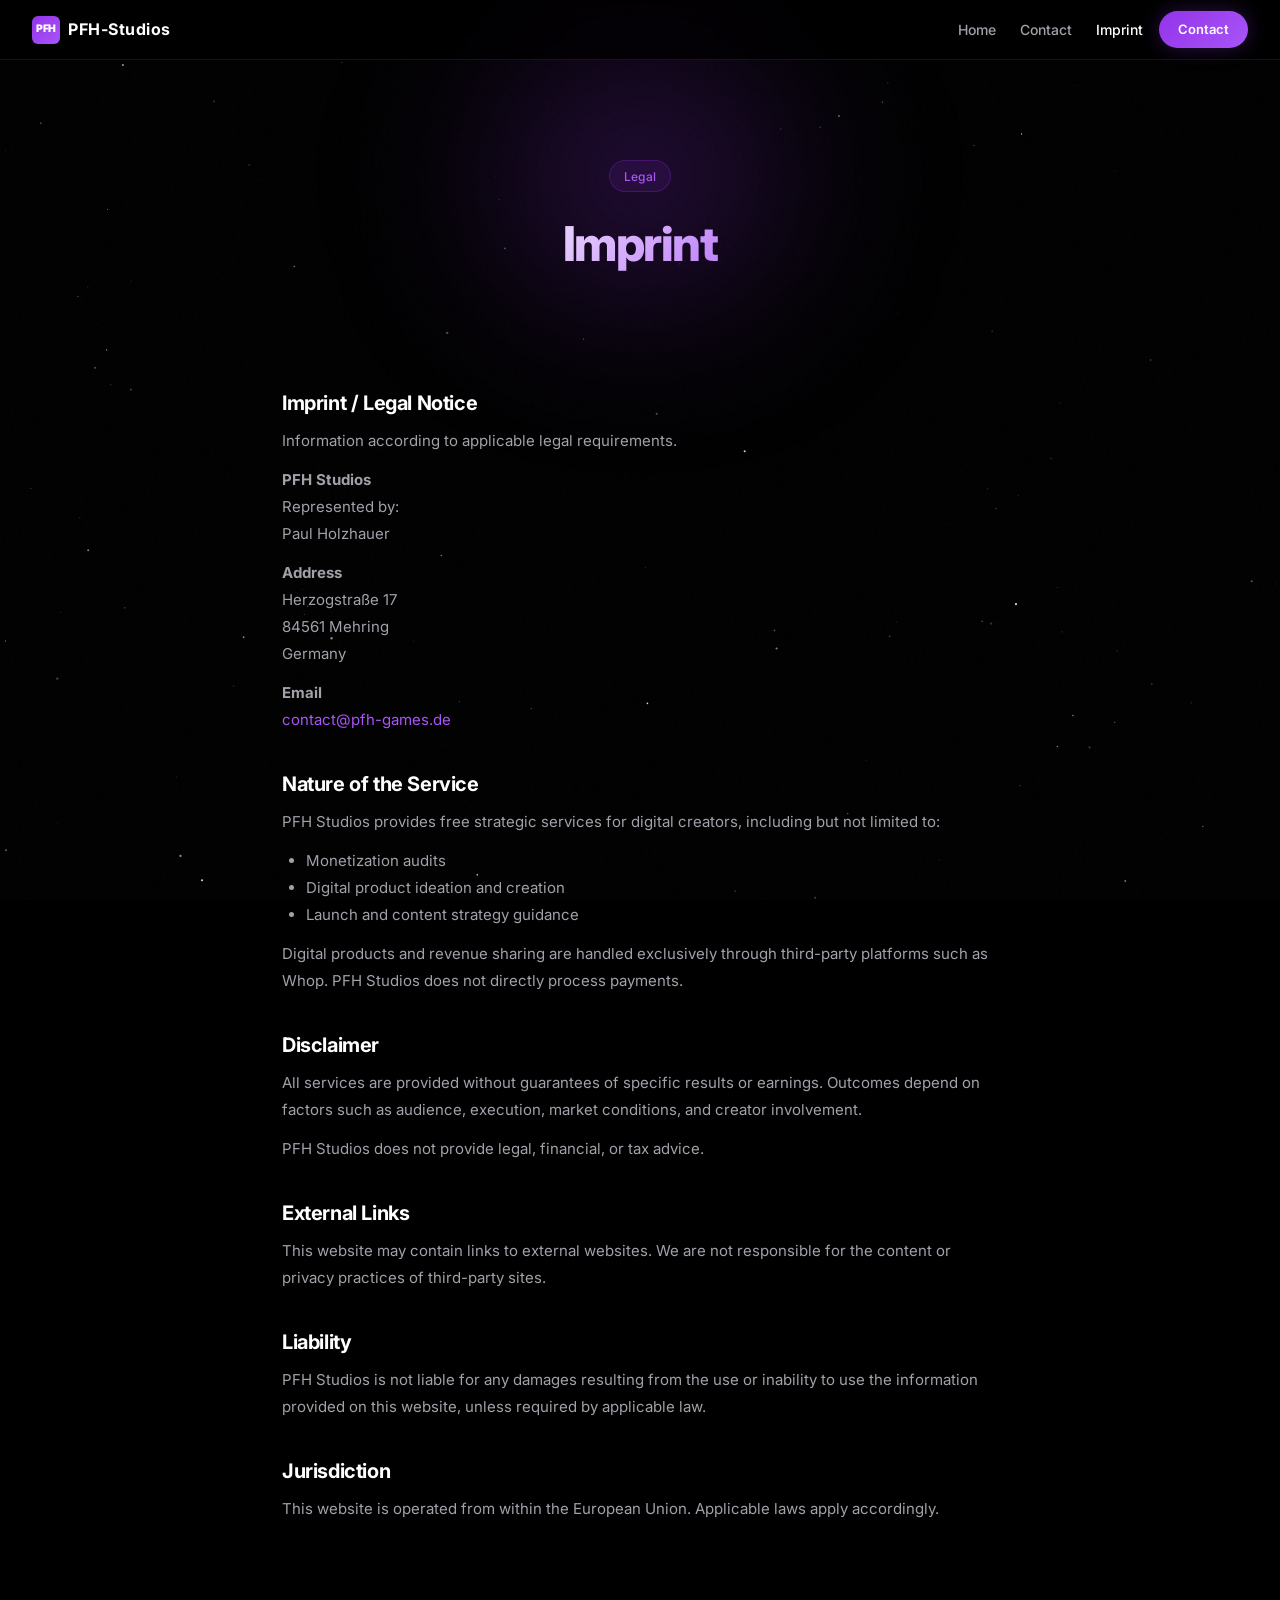
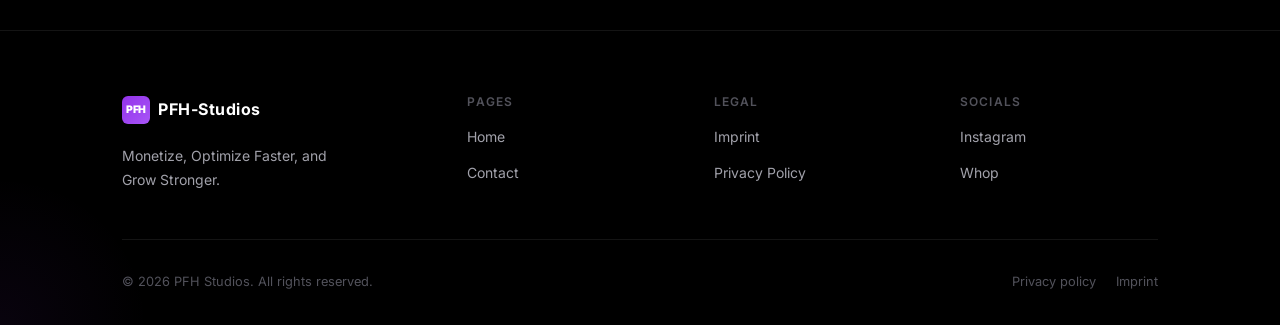
<file: imprint.html>
<!DOCTYPE html>
<html lang="de">

<head>
    <meta charset="UTF-8" />
    <meta name="viewport" content="width=device-width, initial-scale=1.0" /> 
    <title>Imprint — PFH Studios</title>
    <meta name="description" content="Impressum von PFH Studios — Shadow Operating für Instagram Creators." />
    <meta name="robots" content="noindex, follow" />
    <link rel="stylesheet" href="styles.css" />
</head>

<body>
    <canvas id="starCanvas"></canvas>

    <nav id="mainNav">
        <a href="index.html" class="nav-logo">
            <div class="nav-logo-mark">PFH</div>
            PFH-Studios
        </a>
        <div class="nav-right">
            <ul class="nav-links">
                <li><a href="index.html">Home</a></li>
                <li><a href="contact.html">Contact</a></li>
                <li><a href="imprint.html" style="color:#fff;">Imprint</a></li>
            </ul>
            <a href="contact.html" class="btn btn-primary"
                style="padding:0.5rem 1.2rem;font-size:0.8125rem;">Contact</a>
            <button id="hamburger" aria-label="Menu"
                style="display:none;background:none;border:none;cursor:pointer;padding:4px;">
                <svg width="22" height="22" fill="none" stroke="white" stroke-width="2" viewBox="0 0 24 24">
                    <line x1="3" y1="6" x2="21" y2="6" />
                    <line x1="3" y1="12" x2="21" y2="12" />
                    <line x1="3" y1="18" x2="21" y2="18" />
                </svg>
            </button>
        </div>
    </nav>
    <div id="mobileMenu"
        style="display:none;position:fixed;top:60px;left:0;right:0;background:rgba(0,0,0,0.97);border-bottom:1px solid rgba(255,255,255,0.08);z-index:99;flex-direction:column;padding:1.5rem 2rem;gap:1rem;">
        <a href="index.html" style="color:#a1a1aa;text-decoration:none;font-size:1rem;">Home</a>
        <a href="contact.html" style="color:#a1a1aa;text-decoration:none;font-size:1rem;">Contact</a>
        <a href="imprint.html" style="color:#fff;text-decoration:none;font-size:1rem;font-weight:600;">Imprint</a>
        <a href="privacy.html" style="color:#a1a1aa;text-decoration:none;font-size:1rem;">Privacy policy</a>
    </div>

    <!-- Page Header -->
    <div class="page-header" style="position:relative;z-index:2;">
        <div class="glow-orb glow-purple"
            style="width:500px;height:300px;top:50%;left:50%;transform:translate(-50%,-50%);"></div>
        <div class="container" style="position:relative;z-index:1;">
            <div class="pill pill-purple" style="margin:0 auto 1.5rem;display:inline-flex;">
                Legal
            </div>
            <h1 class="heading-lg gradient-text fade-up">Imprint</h1>
        </div>
    </div>

    <!-- Legal Content -->
<div class="legal-content">

    <h2>Imprint / Legal Notice</h2>
    <p>Information according to applicable legal requirements.</p>

    <p>
        <strong>PFH Studios</strong><br>
        Represented by:<br>
        Paul Holzhauer
    </p>

    <p>
        <strong>Address</strong><br>
        Herzogstraße 17<br>
        84561 Mehring<br>
        Germany
    </p>

    <p>
        <strong>Email</strong><br>
        <a href="mailto:contact@pfh-games.de">contact@pfh-games.de</a>
    </p>


    <h2>Nature of the Service</h2>
    <p>
        PFH Studios provides free strategic services for digital creators, including but not limited to:
    </p>

    <ul>
        <li>Monetization audits</li>
        <li>Digital product ideation and creation</li>
        <li>Launch and content strategy guidance</li>
    </ul>

    <p>
        Digital products and revenue sharing are handled exclusively through third-party platforms such as Whop.
        PFH Studios does not directly process payments.
    </p>


    <h2>Disclaimer</h2>
    <p>
        All services are provided without guarantees of specific results or earnings.
        Outcomes depend on factors such as audience, execution, market conditions, and creator involvement.
    </p>

    <p>
        PFH Studios does not provide legal, financial, or tax advice.
    </p>


    <h2>External Links</h2>
    <p>
        This website may contain links to external websites.
        We are not responsible for the content or privacy practices of third-party sites.
    </p>


    <h2>Liability</h2>
    <p>
        PFH Studios is not liable for any damages resulting from the use or inability to use the information
        provided on this website, unless required by applicable law.
    </p>


    <h2>Jurisdiction</h2>
    <p>
        This website is operated from within the European Union.
        Applicable laws apply accordingly.
    </p>

</div>

    <!-- Footer -->
    <footer>
        <div class="container">
            <div class="footer-grid">
                <div class="footer-brand">
                    <a href="index.html" class="nav-logo" style="margin-bottom:0.5rem;display:inline-flex;">
                        <div class="nav-logo-mark">PFH</div>
                        PFH-Studios
                    </a>
                    <p>Monetize, Optimize Faster, and Grow Stronger.</p>
                </div>
                <div class="footer-col">
                    <h4>Pages</h4>
                    <ul>
                        <li><a href="index.html">Home</a></li>
                        <li><a href="contact.html">Contact</a></li>
                    </ul>
                </div>
                <div class="footer-col">
                    <h4>Legal</h4>
                    <ul>
                        <li><a href="imprint.html">Imprint</a></li>
                        <li><a href="privacy.html">Privacy Policy</a></li>
                    </ul>
                </div>
                <div class="footer-col">
                    <h4>Socials</h4>
                    <ul>
                        <li><a href="https://www.instagram.com/pfh_studios" target="_blank" rel="noopener">Instagram</a>
                        </li>
                        <li><a href="https://whop.com/@pfh-studios" target="_blank" rel="noopener">Whop</a></li>
                    </ul>
                </div>
            </div>
            <div class="footer-bottom">
                <p>© 2026 PFH Studios. All rights reserved.</p>
                <div style="display:flex;gap:1.25rem;">
                    <a href="privacy.html">Privacy policy</a>
                    <a href="imprint.html">Imprint</a>
                </div>
            </div>
        </div>
    </footer>

    <script>
        function checkMobile() {
            const h = document.getElementById('hamburger');
            if (h) h.style.display = window.innerWidth <= 768 ? 'block' : 'none';
        }
        checkMobile();
        window.addEventListener('resize', checkMobile);
    </script>
    <script src="main.js"></script>
</body>

</html>
</file>
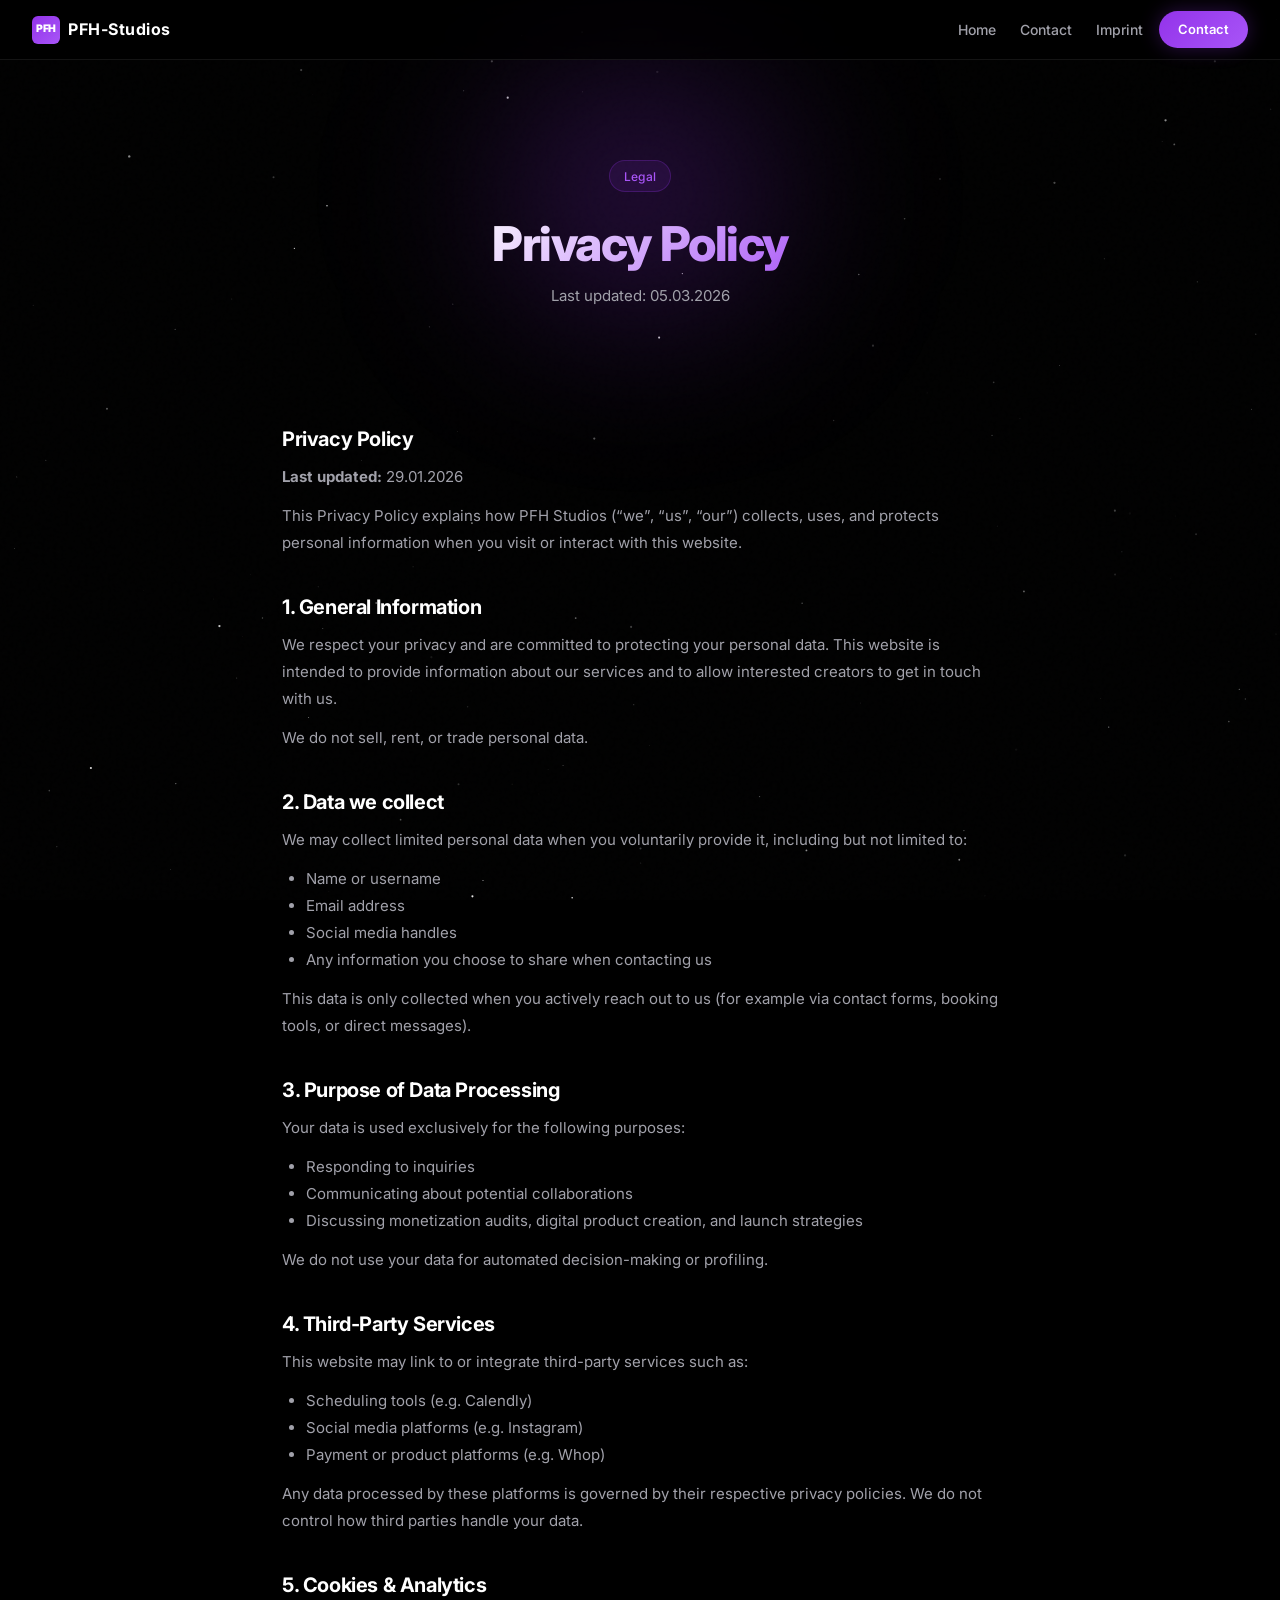
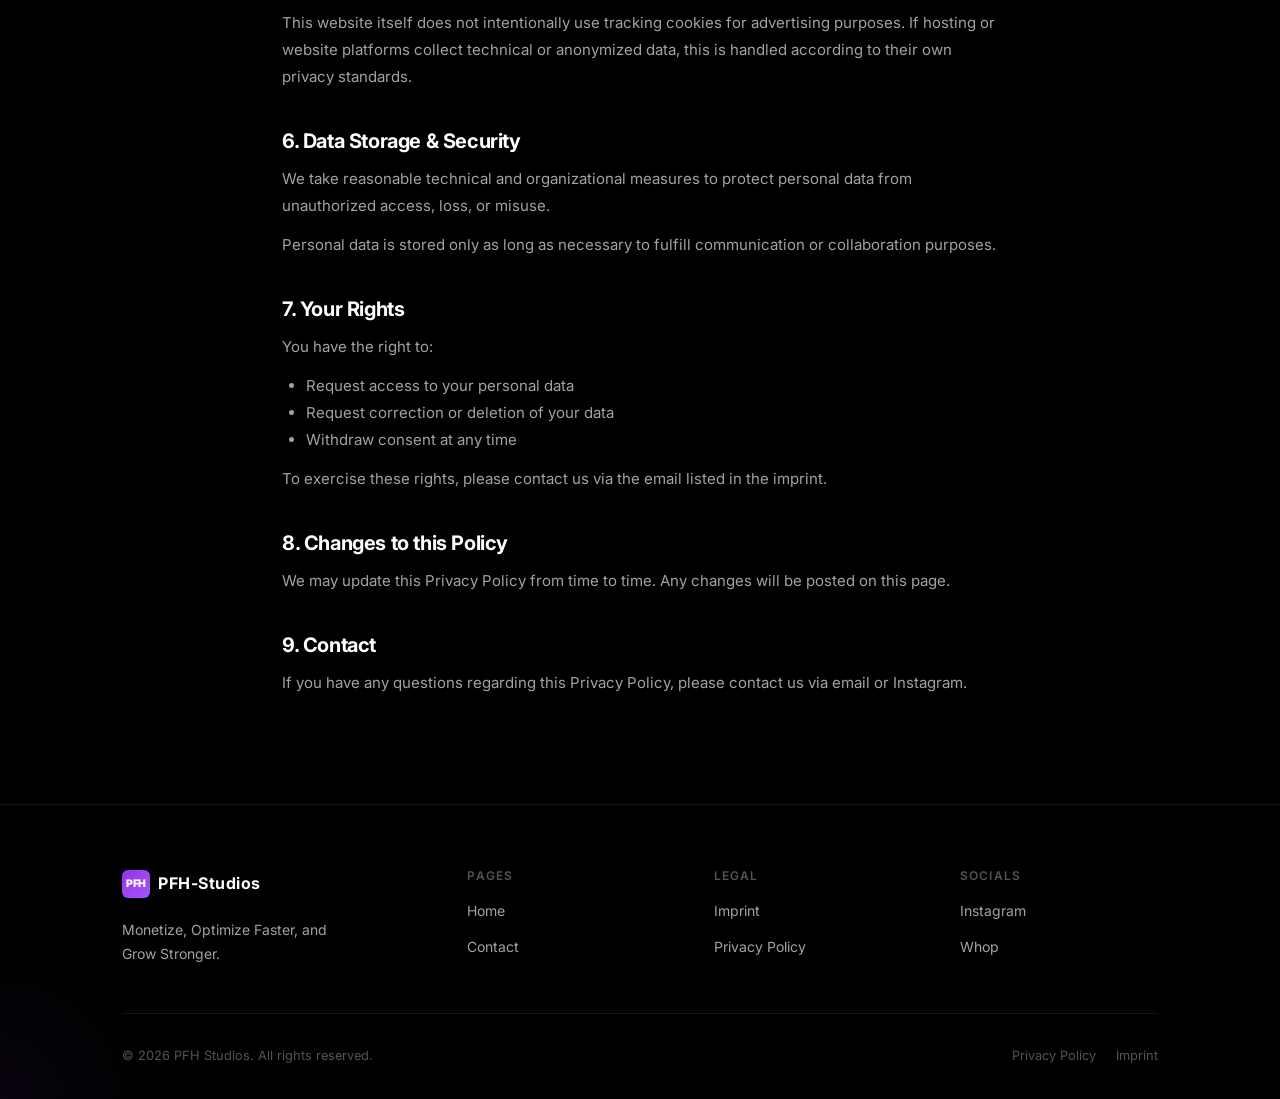
<file: privacy.html>
<!DOCTYPE html>
<html lang="de">

<head>
    <meta charset="UTF-8" />
    <meta name="viewport" content="width=device-width, initial-scale=1.0" />
    <title>Privacy Policy - PFH Studios</title>
    <meta name="description" content="Privacy Policy from PFH Studios" />
    <meta name="robots" content="noindex, follow" />
    <link rel="stylesheet" href="styles.css" />
</head>

<body>
    <canvas id="starCanvas"></canvas>

    <nav id="mainNav">
        <a href="index.html" class="nav-logo">
            <div class="nav-logo-mark">PFH</div>
            PFH-Studios
        </a>
        <div class="nav-right">
            <ul class="nav-links">
                <li><a href="index.html">Home</a></li>
                <li><a href="contact.html">Contact</a></li>
                <li><a href="imprint.html">Imprint</a></li>
            </ul>
            <a href="contact.html" class="btn btn-primary"
                style="padding:0.5rem 1.2rem;font-size:0.8125rem;">Contact</a>
            <button id="hamburger" aria-label="Menu"
                style="display:none;background:none;border:none;cursor:pointer;padding:4px;">
                <svg width="22" height="22" fill="none" stroke="white" stroke-width="2" viewBox="0 0 24 24">
                    <line x1="3" y1="6" x2="21" y2="6" />
                    <line x1="3" y1="12" x2="21" y2="12" />
                    <line x1="3" y1="18" x2="21" y2="18" />
                </svg>
            </button>
        </div>
    </nav>
    <div id="mobileMenu"
        style="display:none;position:fixed;top:60px;left:0;right:0;background:rgba(0,0,0,0.97);border-bottom:1px solid rgba(255,255,255,0.08);z-index:99;flex-direction:column;padding:1.5rem 2rem;gap:1rem;">
        <a href="index.html" style="color:#a1a1aa;text-decoration:none;font-size:1rem;">Home</a>
        <a href="contact.html" style="color:#a1a1aa;text-decoration:none;font-size:1rem;">Contact</a>
        <a href="imprint.html" style="color:#a1a1aa;text-decoration:none;font-size:1rem;">Imprint</a>
        <a href="privacy.html" style="color:#fff;text-decoration:none;font-size:1rem;font-weight:600;">Privacy Policy</a>
    </div>

    <!-- Page Header -->
    <div class="page-header" style="position:relative;z-index:2;">
        <div class="glow-orb glow-purple"
            style="width:500px;height:300px;top:50%;left:50%;transform:translate(-50%,-50%);filter:blur(80px);"></div>
        <div class="container" style="position:relative;z-index:1;">
            <div class="pill pill-purple" style="margin:0 auto 1.5rem;display:inline-flex;">
                Legal
            </div>
            <h1 class="heading-lg gradient-text fade-up">Privacy Policy</h1>
            <p class="text-muted fade-up" data-delay="100" style="margin-top:0.75rem;font-size:0.9375rem;">
                Last updated: 05.03.2026
            </p>
        </div>
    </div>

    <!-- Legal Content -->
<div class="legal-content">

    <h2>Privacy Policy</h2>
    <p><strong>Last updated:</strong> 29.01.2026</p>

    <p>
        This Privacy Policy explains how PFH Studios (“we”, “us”, “our”) collects,
        uses, and protects personal information when you visit or interact with this website.
    </p>


    <h2>1. General Information</h2>
    <p>
        We respect your privacy and are committed to protecting your personal data.
        This website is intended to provide information about our services and to allow
        interested creators to get in touch with us.
    </p>
    <p>
        We do not sell, rent, or trade personal data.
    </p>


    <h2>2. Data we collect</h2>
    <p>
        We may collect limited personal data when you voluntarily provide it,
        including but not limited to:
    </p>

    <ul>
        <li>Name or username</li>
        <li>Email address</li>
        <li>Social media handles</li>
        <li>Any information you choose to share when contacting us</li>
    </ul>

    <p>
        This data is only collected when you actively reach out to us
        (for example via contact forms, booking tools, or direct messages).
    </p>


    <h2>3. Purpose of Data Processing</h2>
    <p>Your data is used exclusively for the following purposes:</p>

    <ul>
        <li>Responding to inquiries</li>
        <li>Communicating about potential collaborations</li>
        <li>Discussing monetization audits, digital product creation, and launch strategies</li>
    </ul>

    <p>
        We do not use your data for automated decision-making or profiling.
    </p>


    <h2>4. Third-Party Services</h2>
    <p>
        This website may link to or integrate third-party services such as:
    </p>

    <ul>
        <li>Scheduling tools (e.g. Calendly)</li>
        <li>Social media platforms (e.g. Instagram)</li>
        <li>Payment or product platforms (e.g. Whop)</li>
    </ul>

    <p>
        Any data processed by these platforms is governed by their respective privacy policies.
        We do not control how third parties handle your data.
    </p>


    <h2>5. Cookies & Analytics</h2>
    <p>
        This website itself does not intentionally use tracking cookies for advertising purposes.
        If hosting or website platforms collect technical or anonymized data,
        this is handled according to their own privacy standards.
    </p>


    <h2>6. Data Storage & Security</h2>
    <p>
        We take reasonable technical and organizational measures to protect personal data
        from unauthorized access, loss, or misuse.
    </p>
    <p>
        Personal data is stored only as long as necessary to fulfill communication
        or collaboration purposes.
    </p>


    <h2>7. Your Rights</h2>
    <p>You have the right to:</p>

    <ul>
        <li>Request access to your personal data</li>
        <li>Request correction or deletion of your data</li>
        <li>Withdraw consent at any time</li>
    </ul>

    <p>
        To exercise these rights, please contact us via the email listed in the imprint.
    </p>


    <h2>8. Changes to this Policy</h2>
    <p>
        We may update this Privacy Policy from time to time.
        Any changes will be posted on this page.
    </p>


    <h2>9. Contact</h2>
    <p>
        If you have any questions regarding this Privacy Policy,
        please contact us via email or Instagram.
    </p>

</div>

    <!-- Footer -->
    <footer>
        <div class="container">
            <div class="footer-grid">
                <div class="footer-brand">
                    <a href="index.html" class="nav-logo" style="margin-bottom:0.5rem;display:inline-flex;">
                        <div class="nav-logo-mark">PFH</div>
                        PFH-Studios
                    </a>
                    <p>Monetize, Optimize Faster, and Grow Stronger.</p>
                </div>
                <div class="footer-col">
                    <h4>Pages</h4>
                    <ul>
                        <li><a href="index.html">Home</a></li>
                        <li><a href="contact.html">Contact</a></li>
                    </ul>
                </div>
                <div class="footer-col">
                    <h4>Legal</h4>
                    <ul>
                        <li><a href="imprint.html">Imprint</a></li>
                        <li><a href="privacy.html">Privacy Policy</a></li>
                    </ul>
                </div>
                <div class="footer-col">
                    <h4>Socials</h4>
                    <ul>
                        <li><a href="https://www.instagram.com/pfh_studios" target="_blank" rel="noopener">Instagram</a>
                        </li>
                        <li><a href="https://whop.com/@pfh-studios" target="_blank" rel="noopener">Whop</a></li>
                    </ul>
                </div>
            </div>
            <div class="footer-bottom">
                <p>© 2026 PFH Studios. All rights reserved.</p>
                <div style="display:flex;gap:1.25rem;">
                    <a href="privacy.html">Privacy Policy</a>
                    <a href="imprint.html">Imprint</a>
                </div>
            </div>
        </div>
    </footer>

    <script>
        function checkMobile() {
            const h = document.getElementById('hamburger');
            if (h) h.style.display = window.innerWidth <= 768 ? 'block' : 'none';
        }
        checkMobile();
        window.addEventListener('resize', checkMobile);
    </script>
    <script src="main.js"></script>
</body>

</html>
</file>
<file: styles.css>
@import url('https://fonts.googleapis.com/css2?family=Inter:wght@300;400;500;600;700;800;900&display=swap');

/* ========== RESET & BASE ========== */
*, *::before, *::after {
  box-sizing: border-box;
  margin: 0;
  padding: 0;
}

:root {
  --black: #000000;
  --purple: #9333ea;
  --purple-light: #a855f7;
  --purple-glow: rgba(147, 51, 234, 0.3);
  --purple-glow-strong: rgba(147, 51, 234, 0.5);
  --white: #ffffff;
  --gray-100: #f4f4f5;
  --gray-300: #d1d1d6;
  --gray-400: #a1a1aa;
  --gray-600: #52525b;
  --gray-700: #3f3f46;
  --gray-800: #27272a;
  --gray-900: #18181b;
  --surface: rgba(255,255,255,0.04);
  --surface-hover: rgba(255,255,255,0.07);
  --border: rgba(255,255,255,0.08);
  --border-hover: rgba(147, 51, 234, 0.4);
  --radius-sm: 8px;
  --radius-md: 12px;
  --radius-lg: 20px;
  --radius-xl: 28px;
  --font: 'Inter', -apple-system, BlinkMacSystemFont, sans-serif;
  --transition: all 0.3s cubic-bezier(0.4, 0, 0.2, 1);
  --transition-fast: all 0.15s ease;
}

html {
  scroll-behavior: smooth;
  font-size: 16px;
}

body {
  font-family: var(--font);
  background-color: var(--black);
  color: var(--white);
  line-height: 1.6;
  overflow-x: hidden;
  -webkit-font-smoothing: antialiased;
  -moz-osx-font-smoothing: grayscale;
}

/* ========== CANVAS (STAR FIELD) ========== */
#starCanvas {
  position: fixed;
  top: 0; left: 0;
  width: 100%; height: 100%;
  z-index: 0;
  pointer-events: none;
}

/* ========== NOISE OVERLAY ========== */
body::after {
  content: '';
  position: fixed;
  inset: 0;
  background-image: url("data:image/svg+xml,%3Csvg viewBox='0 0 256 256' xmlns='http://www.w3.org/2000/svg'%3E%3Cfilter id='noise'%3E%3CfeTurbulence type='fractalNoise' baseFrequency='0.9' numOctaves='4' stitchTiles='stitch'/%3E%3C/filter%3E%3Crect width='100%25' height='100%25' filter='url(%23noise)' opacity='0.04'/%3E%3C/svg%3E");
  opacity: 0.4;
  pointer-events: none;
  z-index: 1;
}

/* ========== NAVIGATION ========== */
nav {
  position: fixed;
  top: 0; left: 0; right: 0;
  z-index: 100;
  display: flex;
  align-items: center;
  justify-content: space-between;
  padding: 0 2rem;
  height: 60px;
  background: rgba(0,0,0,0.7);
  backdrop-filter: blur(20px);
  -webkit-backdrop-filter: blur(20px);
  border-bottom: 1px solid var(--border);
  transition: var(--transition);
}

nav.scrolled {
  background: rgba(0,0,0,0.9);
  border-bottom-color: rgba(147, 51, 234, 0.15);
}

.nav-logo {
  font-size: 1rem;
  font-weight: 700;
  letter-spacing: 0.5px;
  color: var(--white);
  text-decoration: none;
  display: flex;
  align-items: center;
  gap: 8px;
}

.nav-logo-mark {
  width: 28px;
  height: 28px;
  background: linear-gradient(135deg, var(--purple), var(--purple-light));
  border-radius: 6px;
  display: flex;
  align-items: center;
  justify-content: center;
  font-size: 0.65rem;
  font-weight: 900;
  letter-spacing: -0.5px;
}

.nav-right {
  display: flex;
  align-items: center;
  gap: 1rem;
}

.nav-links {
  display: flex;
  gap: 1.5rem;
  list-style: none;
}

.nav-links a {
  color: var(--gray-400);
  text-decoration: none;
  font-size: 0.875rem;
  font-weight: 500;
  transition: var(--transition-fast);
}

.nav-links a:hover {
  color: var(--white);
}

/* ========== BUTTONS ========== */
.btn {
  display: inline-flex;
  align-items: center;
  justify-content: center;
  gap: 8px;
  padding: 0.6rem 1.4rem;
  border-radius: 50px;
  font-family: var(--font);
  font-size: 0.875rem;
  font-weight: 600;
  text-decoration: none;
  cursor: pointer;
  border: none;
  transition: var(--transition);
  position: relative;
  white-space: nowrap;
}

.btn-primary {
  background: linear-gradient(135deg, var(--purple), var(--purple-light));
  color: var(--white);
  box-shadow: 0 0 20px var(--purple-glow), 0 4px 15px rgba(0,0,0,0.3);
}
.btn-primary:hover {
  transform: translateY(-2px);
  box-shadow: 0 0 35px var(--purple-glow-strong), 0 8px 25px rgba(0,0,0,0.4);
}
.btn-primary:active { transform: translateY(0); }

.btn-ghost {
  background: transparent;
  color: var(--gray-300);
  border: 1px solid var(--border);
}
.btn-ghost:hover {
  background: var(--surface);
  border-color: var(--border-hover);
  color: var(--white);
}

.btn-outline {
  background: transparent;
  color: var(--white);
  border: 1px solid rgba(255,255,255,0.2);
}
.btn-outline:hover {
  background: var(--surface);
  border-color: var(--purple);
  color: var(--white);
}

/* ========== PILL LABELS ========== */
.pill {
  display: inline-flex;
  align-items: center;
  gap: 6px;
  padding: 0.35rem 0.85rem;
  background: var(--surface);
  border: 1px solid var(--border);
  border-radius: 50px;
  font-size: 0.75rem;
  font-weight: 500;
  color: var(--gray-400);
  letter-spacing: 0.02em;
}

.pill-purple {
  background: rgba(147, 51, 234, 0.1);
  border-color: rgba(147, 51, 234, 0.25);
  color: var(--purple-light);
}

.pill-dot {
  width: 6px;
  height: 6px;
  border-radius: 50%;
  background: currentColor;
  opacity: 0.7;
  animation: pulse-dot 2s infinite;
}

@keyframes pulse-dot {
  0%, 100% { opacity: 0.7; transform: scale(1); }
  50% { opacity: 1; transform: scale(1.2); }
}

/* ========== SECTION BASE ========== */
section {
  position: relative;
  z-index: 2;
}

.container {
  max-width: 1100px;
  margin: 0 auto;
  padding: 0 2rem;
}

.section-padding {
  padding: 7rem 0;
}

/* ========== HEADINGS ========== */
h1, h2, h3, h4 {
  line-height: 1.15;
  letter-spacing: -0.02em;
  font-weight: 800;
}

.heading-xl {
  font-size: clamp(2.5rem, 6vw, 4.5rem);
  font-weight: 900;
  letter-spacing: -0.04em;
  line-height: 1.08;
}

.heading-lg {
  font-size: clamp(1.8rem, 4vw, 3rem);
  font-weight: 800;
  letter-spacing: -0.03em;
}

.heading-md {
  font-size: clamp(1.3rem, 2.5vw, 1.875rem);
  font-weight: 700;
}

.text-purple { color: var(--purple-light); }
.text-muted { color: var(--gray-400); }
.text-center { text-align: center; }

/* ========== GRADIENT TEXT ========== */
.gradient-text {
  background: linear-gradient(135deg, #ffffff 30%, #a855f7 70%);
  -webkit-background-clip: text;
  -webkit-text-fill-color: transparent;
  background-clip: text;
}

/* ========== DIVIDER ========== */
.divider {
  height: 1px;
  background: linear-gradient(90deg, transparent, var(--border), transparent);
  margin: 0;
}

/* ========== CARDS ========== */
.card {
  background: var(--surface);
  border: 1px solid var(--border);
  border-radius: var(--radius-lg);
  padding: 2rem;
  transition: var(--transition);
  position: relative;
  overflow: hidden;
}

.card:hover {
  border-color: var(--border-hover);
  background: var(--surface-hover);
  transform: translateY(-2px);
}

.card::before {
  content: '';
  position: absolute;
  top: 0; left: 0; right: 0;
  height: 1px;
  background: linear-gradient(90deg, transparent, var(--purple-glow), transparent);
  opacity: 0;
  transition: var(--transition);
}
.card:hover::before { opacity: 1; }

/* ========== GLOW ORBS ========== */
.glow-orb {
  position: absolute;
  border-radius: 50%;
  filter: blur(80px);
  pointer-events: none;
  z-index: 0;
}
.glow-purple {
  background: radial-gradient(circle, rgba(147,51,234,0.35) 0%, transparent 70%);
}
.glow-blue {
  background: radial-gradient(circle, rgba(59,130,246,0.2) 0%, transparent 70%);
}

/* ========== FOOTER ========== */
footer {
  position: relative;
  z-index: 2;
  border-top: 1px solid var(--border);
  padding: 4rem 0 2rem;
}

.footer-grid {
  display: grid;
  grid-template-columns: 1.5fr 1fr 1fr 1fr;
  gap: 3rem;
  margin-bottom: 3rem;
}

.footer-brand p {
  color: var(--gray-400);
  font-size: 0.875rem;
  margin-top: 0.75rem;
  max-width: 240px;
  line-height: 1.7;
}

.footer-col h4 {
  font-size: 0.75rem;
  font-weight: 600;
  text-transform: uppercase;
  letter-spacing: 0.1em;
  color: var(--gray-600);
  margin-bottom: 1rem;
}

.footer-col ul {
  list-style: none;
  display: flex;
  flex-direction: column;
  gap: 0.6rem;
}

.footer-col a {
  color: var(--gray-400);
  text-decoration: none;
  font-size: 0.875rem;
  transition: var(--transition-fast);
}
.footer-col a:hover { color: var(--white); }

.footer-bottom {
  display: flex;
  align-items: center;
  justify-content: space-between;
  padding-top: 2rem;
  border-top: 1px solid var(--border);
}

.footer-bottom p {
  color: var(--gray-600);
  font-size: 0.8rem;
}

.footer-bottom a {
  color: var(--gray-600);
  text-decoration: none;
  font-size: 0.8rem;
  transition: var(--transition-fast);
}
.footer-bottom a:hover { color: var(--gray-400); }

/* ========== SCROLL ANIMATIONS ========== */
.fade-up {
  opacity: 0;
  transform: translateY(30px);
  transition: opacity 0.7s ease, transform 0.7s ease;
}
.fade-up.visible {
  opacity: 1;
  transform: translateY(0);
}
.fade-in {
  opacity: 0;
  transition: opacity 0.7s ease;
}
.fade-in.visible { opacity: 1; }

/* ========== PAGE HEADER (inner pages) ========== */
.page-header {
  padding: 10rem 0 5rem;
  text-align: center;
  position: relative;
}

.page-header .glow-orb {
  width: 500px; height: 300px;
  top: 50%; left: 50%;
  transform: translate(-50%, -50%);
}

/* ========== LEGAL CONTENT ========== */
.legal-content {
  max-width: 780px;
  margin: 0 auto;
  padding: 0 2rem 6rem;
  position: relative;
  z-index: 2;
}

.legal-content h2 {
  font-size: 1.25rem;
  font-weight: 700;
  margin: 2.5rem 0 0.75rem;
  color: var(--white);
}

.legal-content h3 {
  font-size: 1rem;
  font-weight: 600;
  margin: 1.5rem 0 0.5rem;
  color: var(--gray-300);
}

.legal-content p {
  color: var(--gray-400);
  font-size: 0.9375rem;
  line-height: 1.8;
  margin-bottom: 0.75rem;
}

.legal-content a {
  color: var(--purple-light);
  text-decoration: none;
}
.legal-content a:hover { text-decoration: underline; }

.legal-content ul {
  color: var(--gray-400);
  font-size: 0.9375rem;
  line-height: 1.8;
  margin: 0.5rem 0 0.75rem 1.5rem;
}

/* ========== RESPONSIVE ========== */
@media (max-width: 768px) {
  nav { padding: 0 1.25rem; }
  .nav-links { display: none; }
  .container { padding: 0 1.25rem; }
  .section-padding { padding: 5rem 0; }
  .footer-grid { grid-template-columns: 1fr 1fr; gap: 2rem; }
  .footer-bottom { flex-direction: column; gap: 0.5rem; text-align: center; }
}

@media (max-width: 480px) {
  .footer-grid { grid-template-columns: 1fr; }
}
</file>
